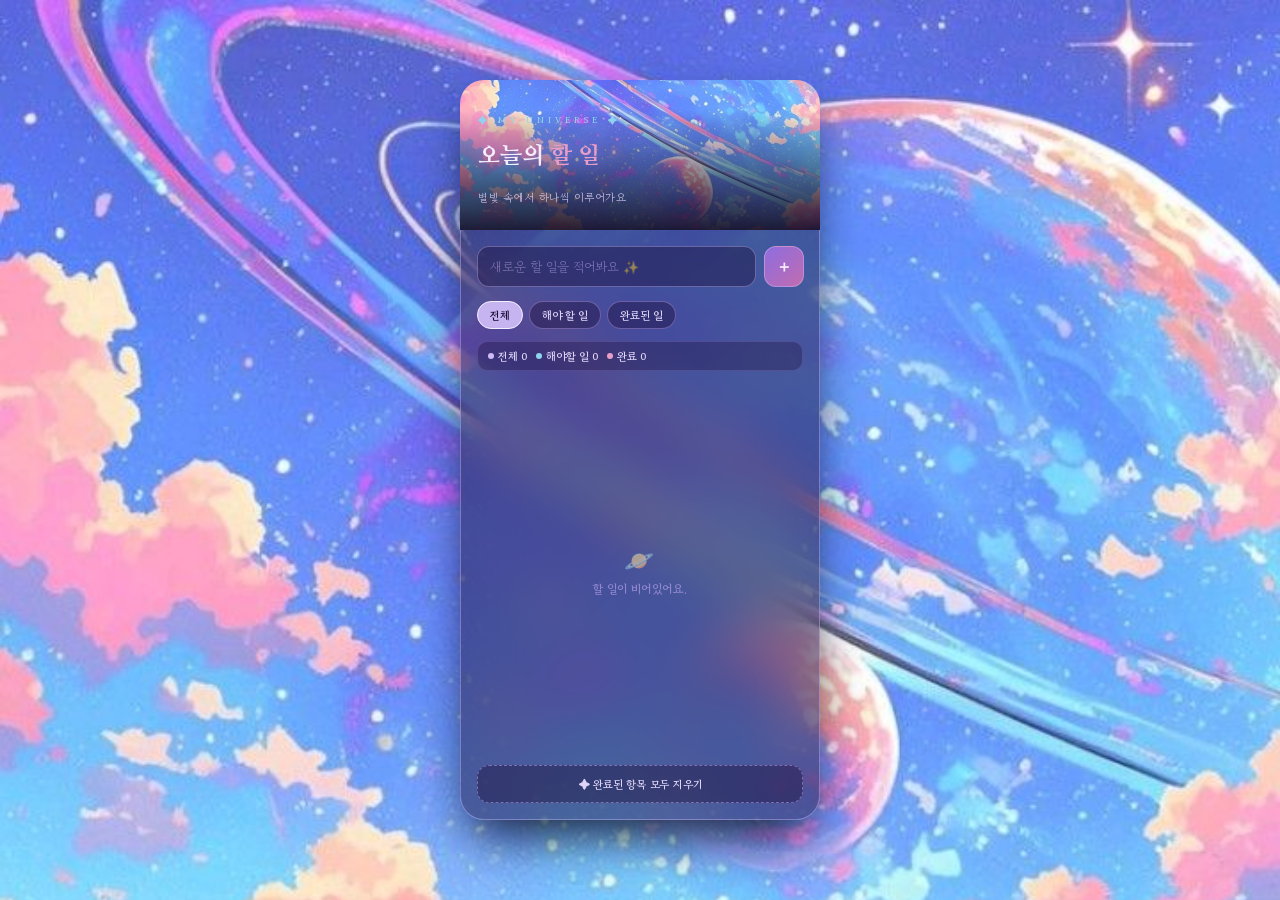
<file: Web_Practicum/TodoList(My Project)/index.html>
<!DOCTYPE html>
<html lang="ko">
<head>
<meta charset="UTF-8">
<meta name="viewport" content="width=device-width, initial-scale=1.0">
<title>✨ 몽환의 할 일 목록</title>
<link rel="icon" type="image/png" sizes="192x192" href="image/icon.png">
  <link rel="icon" type="image/png" sizes="512x512" href="image/icon.png">
  <link rel="shortcut icon" type="image/png" href="image/icon.png">
  <link rel="apple-touch-icon" sizes="180x180" href="image/icon.png">
<link href="https://fonts.googleapis.com/css2?family=Nanum+Myeongjo:wght@400;700;800&family=Gowun+Batang:wght@400;700&display=swap" rel="stylesheet">
<link rel="stylesheet" href="css/style.css">
</head>
<body>

<div class="bg-img"><img id="bgImg" src="image/신비로운 배경.jpg" alt="background"></div>
<div class="bg-overlay"></div>
<div class="stars" id="stars"></div>

<div class="main">
  <div class="photo-header">
    <img id="headerImg" src="image/신비로운 배경.jpg" alt="배경">
    <div class="photo-header-overlay">
      <span class="sub">✦ My Universe ✦</span>
      <h1>오늘의 <span>할 일</span></h1>
      <p class="desc">별빛 속에서 하나씩 이루어가요</p>
    </div>
  </div>

  <div class="card">
    <div class="add-row">
      <input type="text" class="add-input" id="addInput" placeholder="새로운 할 일을 적어봐요 ✨" maxlength="80">
      <button class="btn-add" id="addBtn" title="추가">＋</button>
    </div>
    <div class="filters" id="filters">
      <button class="filt active" data-f="all">전체</button>
      <button class="filt" data-f="todo">해야 할 일</button>
      <button class="filt" data-f="done">완료된 일</button>
    </div>
    <div class="stats" id="stats"></div>
    <ul class="todo-list" id="todoList"></ul>
    <button class="clear-btn" id="clearBtn">✦ 완료된 항목 모두 지우기</button>
  </div>
</div>

<script>
// ── 별빛 배경 생성 기능 ──
function createStars() {
  const container = document.getElementById('stars');
  if(!container) return;
  const count = 45;
  for(let i=0; i<count; i++){
    const star = document.createElement('div');
    star.className = 'star';
    const size = Math.random() * 2.5 + 1;
    star.style.width = size + 'px';
    star.style.height = size + 'px';
    star.style.left = Math.random() * 100 + '%';
    star.style.top = Math.random() * 100 + '%';
    star.style.setProperty('--d', (Math.random() * 3 + 2) + 's');
    star.style.setProperty('--dl', (Math.random() * 4) + 's');
    star.style.setProperty('--op', Math.random() * 0.6 + 0.4);
    container.appendChild(star);
  }
}
document.addEventListener('DOMContentLoaded', createStars);

// ── 할 일 목록 데이터 및 기능 로직 ──
let todos = [];
try {
  const saved = localStorage.getItem('dreamyTodos');
  if(saved) todos = JSON.parse(saved);
} catch(e) {
  todos = [];
}

let currentFilter = 'all';

const addInput = document.getElementById('addInput');
const addBtn = document.getElementById('addBtn');
const todoList = document.getElementById('todoList');
const filtersContainer = document.getElementById('filters');
const statsContainer = document.getElementById('stats');
const clearBtn = document.getElementById('clearBtn');

function save() {
  localStorage.setItem('dreamyTodos', JSON.stringify(todos));
  render();
}

function render() {
  todoList.innerHTML = '';
  let filtered = todos;
  if(currentFilter === 'todo') filtered = todos.filter(t => !t.done);
  if(currentFilter === 'done') filtered = todos.filter(t => t.done);

  const total = todos.length;
  const doneCount = todos.filter(t => t.done).length;
  const todoCount = total - doneCount;

  statsContainer.innerHTML = `
    <div class="stat"><span class="dot dt"></span>전체 ${total}</div>
    <div class="stat"><span class="dot dd"></span>해야할 일 ${todoCount}</div>
    <div class="stat"><span class="dot dl"></span>완료 ${doneCount}</div>
  `;

  if(filtered.length === 0) {
    let msg = "할 일이 비어있어요.";
    if(currentFilter === 'todo') msg = "해야 할 일을 모두 마쳤네요! ✨";
    if(currentFilter === 'done') msg = "완료된 항목이 없습니다.";
    todoList.innerHTML = `
      <li class="empty">
        <span class="eico">🪐</span>
        <div>${msg}</div>
      </li>
    `;
    return;
  }

  filtered.forEach(todo => {
    const li = document.createElement('li');
    li.className = 'todo-item' + (todo.done ? ' done' : '');

    const checkBtn = document.createElement('button');
    checkBtn.className = 'check-btn';
    checkBtn.innerHTML = todo.done ? '✓' : '';
    checkBtn.onclick = () => {
      todo.done = !todo.done;
      save();
    };

    const textWrap = document.createElement('div');
    textWrap.className = 'todo-text-wrap';

    const textSpan = document.createElement('span');
    textSpan.className = 'todo-text';
    textSpan.innerText = todo.text;

    const editInput = document.createElement('input');
    editInput.type = 'text';
    editInput.className = 'todo-edit-input';
    editInput.value = todo.text;
    editInput.maxlength = 80;

    textWrap.appendChild(textSpan);
    textWrap.appendChild(editInput);

    const acts = document.createElement('div');
    acts.className = 'item-acts';

    const editBtn = document.createElement('button');
    editBtn.className = 'act-btn edit-btn';
    editBtn.innerHTML = '✎';
    editBtn.title = '수정';

    const saveBtn = document.createElement('button');
    saveBtn.className = 'act-btn save-btn';
    saveBtn.innerHTML = '✓';
    saveBtn.title = '저장';
    saveBtn.style.display = 'none';

    const delBtn = document.createElement('button');
    delBtn.className = 'act-btn del-btn';
    delBtn.innerHTML = '✕';
    delBtn.title = '삭제';

    editBtn.onclick = () => {
      textSpan.style.display = 'none';
      editInput.style.display = 'block';
      editInput.focus();
      editBtn.style.display = 'none';
      saveBtn.style.display = 'inline-flex';
    };

    function doSave() {
      const val = editInput.value.trim();
      if(!val) return;
      todo.text = val;
      save();
    }

    saveBtn.onclick = doSave;
    editInput.onkeydown = (e) => {
      if(e.key === 'Enter') doSave();
      if(e.key === 'Escape') render();
    };

    delBtn.onclick = () => {
      li.style.animation = 'itemRemove 0.3s ease-in forwards';
      setTimeout(() => {
        todos = todos.filter(t => t.id !== todo.id);
        save();
      }, 300);
    };

    acts.appendChild(editBtn);
    acts.appendChild(saveBtn);
    acts.appendChild(delBtn);

    li.appendChild(checkBtn);
    li.appendChild(textWrap);
    li.appendChild(acts);
    todoList.appendChild(li);
  });
}

function addTodo() {
  const val = addInput.value.trim();
  if(!val) return;
  todos.push({
    id: Date.now() + Math.random().toString(36).substr(2, 5),
    text: val,
    done: false
  });
  addInput.value = '';
  save();
}

addBtn.onclick = addTodo;
addInput.onkeydown = (e) => { if(e.key === 'Enter') addTodo(); };

filtersContainer.onclick = (e) => {
  if(!e.target.classList.contains('filt')) return;
  document.querySelectorAll('.filt').forEach(b => b.classList.remove('active'));
  e.target.classList.add('active');
  currentFilter = e.target.getAttribute('data-f');
  render();
};

clearBtn.onclick = () => {
  todos = todos.filter(t => !t.done);
  save();
};

render();
</script>
</body>
</html>
</file>
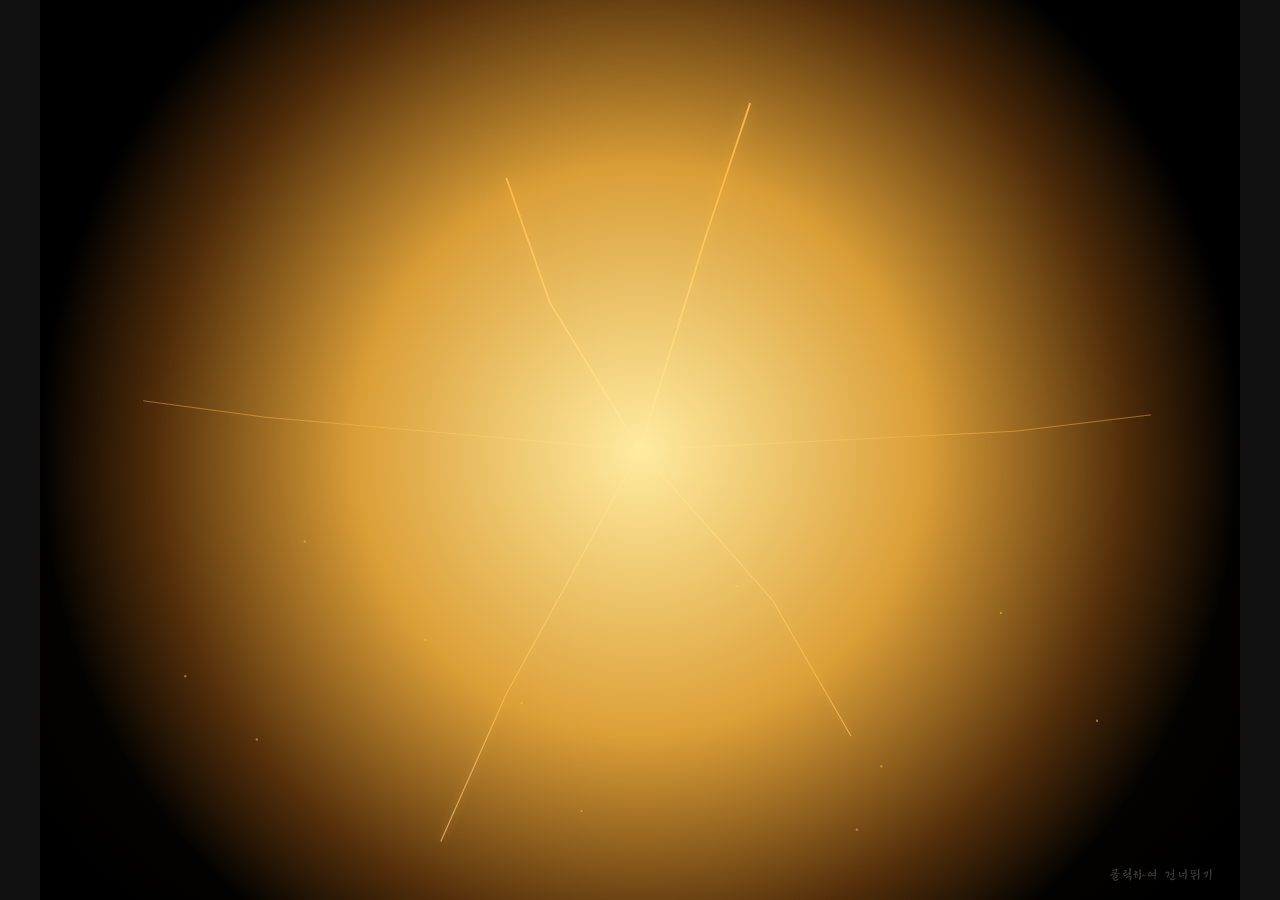
<file: Web_Practicum/escape-game/Escape_Hardcore/index.html>
<!DOCTYPE html>
<html lang="ko">
<head>
<meta charset="UTF-8">
<meta name="viewport" content="width=device-width, initial-scale=1.0">
<title>FRACTURE — 시간의 균열</title>
<link rel="stylesheet" href="fracture.css">
</head>
<body>

<div id="game-root">

<!-- ══ TITLE ══ -->
<div id="title-screen">
  <div class="title-scan"></div>
  <div class="title-glitch" data-text="FRACTURE">FRACTURE</div>
  <div class="title-sub">시간의 균열 · 탈출 어드벤처</div>
  <div class="title-story">
    알 수 없는 힘이 당신을 네 개의 차원에 가뒀다.<br>
    <em>고대 신전 → 우주 정거장 → 마법사 저택 → 탐정 사무소.</em><br>
    각 세계에 숨겨진 퍼즐을 풀고, 시간의 균열을 봉합하라.<br>
    탈출하지 않으면 모든 차원이 붕괴한다.
  </div>
  <div class="stage-list">
    <div class="stage-pip on">I · 신전</div>
    <div class="stage-pip on">II · 우주</div>
    <div class="stage-pip on">III · 저택</div>
    <div class="stage-pip on">IV · 사무소</div>
  </div>
  <!-- 난이도 선택 -->
  <div class="difficulty-selector">
    <div class="diff-label">난이도</div>
    <div class="diff-btns">
      <button class="diff-btn" data-diff="easy"   onclick="selectDifficulty('easy')">쉬움<span>힌트 5회</span></button>
      <button class="diff-btn active" data-diff="normal" onclick="selectDifficulty('normal')">보통<span>힌트 3회</span></button>
      <button class="diff-btn" data-diff="hard"   onclick="selectDifficulty('hard')">어려움<span>힌트 1회</span></button>
    </div>
  </div>
  <button class="title-start" onclick="Game.start()">[ 탈출 시작 ]</button>
  <button id="btn-continue" class="title-continue" onclick="Game.continueGame()" style="display:none">[ 이어하기 ]</button>
</div>

<!-- ══ GAME ══ -->
<div id="game-wrap">

  <!-- HUD -->
  <div id="hud">
    <div>
      <div class="hud-stage" id="hud-stage">STAGE I</div>
      <div class="hud-title" id="hud-title">고대 신전 — 봉인의 방</div>
    </div>
    <div class="hud-sep"></div>
    <div class="hud-progress" id="hud-progress"></div>
    <div class="hud-timer" id="hud-timer">00:00</div>
    <button id="hint-req-btn" onclick="HintRequest.use(Store.state.stage)">? 힌트 [3]</button>
  </div>

  <!-- SCENES -->
  <!-- TEMPLE -->
  <div id="scene-temple" class="scene active">
    <div class="room-3d" aria-hidden="true"><div class="r3d-l"></div><div class="r3d-r"></div><div class="r3d-f"></div><div class="r3d-c"></div></div>
    <!-- 거미줄 소품 -->
    <svg class="temple-cobweb" style="top:0;left:0" viewBox="0 0 90 70"><line x1="0" y1="0" x2="90" y2="70" stroke="#c8b090" stroke-width="1"/><line x1="0" y1="0" x2="50" y2="70" stroke="#c8b090" stroke-width="1"/><line x1="0" y1="0" x2="15" y2="70" stroke="#c8b090" stroke-width="1"/><path d="M6,16 Q45,10 82,22" fill="none" stroke="#c8b090" stroke-width="0.8"/><path d="M3,34 Q40,26 72,38" fill="none" stroke="#c8b090" stroke-width="0.8"/><path d="M1,52 Q32,42 60,56" fill="none" stroke="#c8b090" stroke-width="0.8"/></svg>
    <svg class="temple-cobweb" style="top:0;right:0;transform:scaleX(-1)" viewBox="0 0 90 70"><line x1="0" y1="0" x2="90" y2="70" stroke="#c8b090" stroke-width="1"/><line x1="0" y1="0" x2="50" y2="70" stroke="#c8b090" stroke-width="1"/><path d="M6,16 Q45,10 82,22" fill="none" stroke="#c8b090" stroke-width="0.8"/><path d="M3,34 Q40,26 72,38" fill="none" stroke="#c8b090" stroke-width="0.8"/></svg>
    <!-- Columns -->
    <div class="temple-column" style="left:8%; height:340px;"></div>
    <div class="temple-column" style="left:15%; height:280px;"></div>
    <div class="temple-column" style="right:8%; height:340px;"></div>
    <div class="temple-column" style="right:15%; height:280px;"></div>
    <div class="temple-floor"></div>
    <!-- 제단 발판 -->
    <div class="temple-step" style="width:160px;height:10px;bottom:70px;"></div>
    <div class="temple-step" style="width:130px;height:8px;bottom:78px;"></div>
    <!-- Torches -->
    <div class="temple-torch" style="left:22%">
      <div class="torch-flame"></div><div class="torch-body"></div>
    </div>
    <div class="temple-torch" style="right:22%">
      <div class="torch-flame"></div><div class="torch-body"></div>
    </div>
    <!-- 횃불 추가 -->
    <div class="temple-torch" style="left:35%">
      <div class="torch-flame"></div><div class="torch-body"></div>
    </div>
    <div class="temple-torch" style="right:35%">
      <div class="torch-flame"></div><div class="torch-body"></div>
    </div>
    <!-- 석상 좌우 -->
    <div class="temple-statue" style="left:28%">
      <div class="temple-statue-head"></div>
      <div class="temple-statue-body"></div>
      <div class="temple-statue-base"></div>
    </div>
    <div class="temple-statue" style="right:28%">
      <div class="temple-statue-head"></div>
      <div class="temple-statue-body"></div>
      <div class="temple-statue-base"></div>
    </div>
    <!-- 항아리 -->
    <div class="temple-urn" style="bottom:72px; left:38%; height:36px;"></div>
    <div class="temple-urn" style="bottom:72px; right:40%; height:28px;"></div>
    <div class="temple-urn" style="bottom:72px; left:25%; height:40px;"></div>
    <!-- 체인 장식 -->
    <div class="temple-chain" style="top:20px; left:10%;"></div>
    <div class="temple-chain" style="top:20px; right:10%;"></div>
    <!-- 바닥 균열 SVG -->
    <svg class="floor-crack" style="left:42%; width:80px;" viewBox="0 0 80 40" xmlns="http://www.w3.org/2000/svg" pointer-events="none">
      <path d="M20,0 L28,12 L18,18 L30,40" stroke="#5d4000" stroke-width="1.5" fill="none" opacity="0.5"/>
      <path d="M50,5 L44,20 L54,28 L48,40" stroke="#5d4000" stroke-width="1" fill="none" opacity="0.4"/>
    </svg>
    <!-- ★ 한자 해독 메모 — 석판 근처 벽에 붙어있는 낡은 메모 -->
    <div class="wall-note torn obj" id="obj-hanzi-note"
         style="bottom:155px; right:290px; transform:rotate(2.5deg); width:50px; height:58px;"
         title="낡은 메모 조사">
      <div class="note-fold-lines">
        <div class="note-fold"></div>
        <div class="note-fold"></div>
        <div class="note-fold"></div>
      </div>
      <div class="note-icon note-icon-pad">
        <div class="ni-line"></div>
        <div class="ni-line"></div>
        <div class="ni-line short"></div>
      </div>
    </div>
    <!-- ★ 간접 힌트: 바닥 석판 문자 — 숫자를 암호처럼 새겨둠 -->
    <div class="floor-inscription" id="obj-floor-stone" style="bottom:74px; left:calc(50% + 70px); color:#8b6000; font-size:0.7rem;"
         title="바닥 석판 조사">
      ☉ · ☽ · ∞ · 骨
    </div>
    <!-- ★ 간접 힌트: 벽 낡은 메모지 (탐험가의 노트) — 내용은 클릭 후 팝업 -->
    <div class="wall-note torn obj" id="obj-explorer-note" style="top:258px; left:240px; transform:rotate(-3deg); width:52px; height:60px;"
         title="낡은 메모 조사">
      <div class="note-fold-lines">
        <div class="note-fold"></div>
        <div class="note-fold"></div>
        <div class="note-fold"></div>
      </div>
      <div class="note-icon note-icon-scroll">
        <div class="ni-roll"></div>
        <div class="ni-body">
          <div class="ni-body-line"></div>
          <div class="ni-body-line"></div>
        </div>
        <div class="ni-roll"></div>
      </div>
    </div>
    <!-- Objects -->
    <div class="obj" id="obj-mural" title="벽화 조사">
      <div class="mural-inner">
        <div class="mural-glyph" id="mural-g0"></div>
        <div class="mural-glyph" id="mural-g1"></div>
        <div class="mural-glyph" id="mural-g2"></div>
        <div class="mural-glyph" id="mural-g3"></div>
      </div>
      <div class="mural-label">고대 벽화</div>
    </div>
    <div class="obj" id="obj-skull" title="해골 조사">
      <div class="css-skull">
        <div class="sk-head">
          <div class="sk-eye-l"></div>
          <div class="sk-eye-r"></div>
          <div class="sk-nose"></div>
        </div>
        <div class="sk-jaw">
          <div class="sk-teeth">
            <div class="sk-tooth"></div>
            <div class="sk-tooth"></div>
            <div class="sk-tooth"></div>
            <div class="sk-tooth"></div>
          </div>
        </div>
      </div>
    </div>
    <div class="obj" id="obj-pedestal" title="제단 조사">
      <div class="pedestal-top">
        <div class="dial-mini">0</div><div class="dial-mini">0</div>
        <div class="dial-mini">0</div><div class="dial-mini">0</div>
      </div>
      <div class="pedestal-body"></div>
    </div>
    <div class="obj" id="obj-door-temple" title="돌문 조사">
      <div class="door-arch"></div>
      <div class="door-frame"></div>
      <div class="door-gear-slot">
        <svg width="18" height="18" viewBox="0 0 22 22" xmlns="http://www.w3.org/2000/svg">
          <path d="M9.1,1 L12.9,1 L13.5,3.6 C14.4,3.9 15.2,4.4 15.9,5.0 L18.4,4.1 L21.0,6.9 L19.4,9.0 C19.6,9.6 19.7,10.3 19.7,11 C19.7,11.7 19.6,12.4 19.4,13.0 L21.0,15.1 L18.4,17.9 L15.9,17.0 C15.2,17.6 14.4,18.1 13.5,18.4 L12.9,21 L9.1,21 L8.5,18.4 C7.6,18.1 6.8,17.6 6.1,17.0 L3.6,17.9 L1.0,15.1 L2.6,13.0 C2.4,12.4 2.3,11.7 2.3,11 C2.3,10.3 2.4,9.6 2.6,9.0 L1.0,6.9 L3.6,4.1 L6.1,5.0 C6.8,4.4 7.6,3.9 8.5,3.6 Z M11,7.5 A3.5,3.5 0 1 0 11,14.5 A3.5,3.5 0 0 0 11,7.5 Z" fill="#7a5818" opacity="0.7"/>
        </svg>
      </div>
    </div>
    <!-- ★ 스토리: 돌 비석 -->
    <div class="obj" id="obj-stone-tablet" title="돌 비석 조사">
      <div class="tablet-face">
        <div class="tablet-carving">
          <div class="tablet-carving-line"></div>
          <div class="tablet-carving-line" style="width:70%;margin:0 auto;"></div>
          <div class="tablet-carving-line"></div>
          <div class="tablet-carving-line" style="width:55%;margin:0 auto;"></div>
          <div class="tablet-carving-line"></div>
        </div>
      </div>
    </div>
  </div>

  <!-- SPACE -->
  <div id="scene-space" class="scene">
    <div class="room-3d" aria-hidden="true"><div class="r3d-l"></div><div class="r3d-r"></div><div class="r3d-f"></div><div class="r3d-c"></div></div>
    <div class="metal-grid"></div>
    <div id="space-stars"></div>
    <div class="space-floor"></div>
    <div class="space-grid"></div>
    <!-- 배관 파이프 -->
    <div class="space-pipe" style="position:absolute;top:60px;left:0;right:0;height:8px;"></div>
    <div class="space-pipe" style="position:absolute;top:120px;left:0;width:30%;height:6px;"></div>
    <div class="space-pipe-v" style="position:absolute;top:60px;left:30%;width:6px;height:60px;"></div>
    <div class="space-pipe" style="position:absolute;bottom:160px;right:0;width:25%;height:8px;"></div>
    <!-- 경고 패널 (소품) -->
    <div class="warning-panel" style="position:absolute;top:70px;left:40px;width:60px;height:30px;">
      <div class="warning-stripe"></div>
    </div>
    <div class="warning-panel" style="position:absolute;top:70px;right:180px;width:40px;height:24px;">
      <div class="warning-stripe"></div>
    </div>
    <!-- 산소통 — 사물함 오른쪽 -->
    <div class="oxygen-tank" style="position:absolute;bottom:102px;left:148px;"></div>
    <div class="oxygen-tank" style="position:absolute;bottom:102px;left:174px;height:40px;"></div>
    <!-- 케이블 묶음 -->
    <div class="cable-bundle" style="position:absolute;top:68px;left:0;width:60%;"></div>
    <div class="cable-bundle" style="position:absolute;top:130px;right:0;width:40%;background:repeating-linear-gradient(90deg,rgba(183,28,28,0.3) 0,rgba(183,28,28,0.3) 4px,#001820 4px,#001820 8px);"></div>
    <!-- 서브 모니터 — 에어록 왼쪽 -->
    <div class="sub-monitor" style="position:absolute;bottom:102px;right:180px;width:70px;height:50px;">
      <div class="sub-monitor-screen">HULL: 34%<br>ATM: FAIL<br>PWR: ERR</div>
    </div>
    <!-- 의자 — 콘솔 오른쪽 -->
    <div class="space-chair" style="left:calc(50% + 120px)">
      <div class="space-chair-back"></div>
      <div class="space-chair-seat"></div>
      <div style="display:flex;justify-content:space-between;width:44px;">
        <span class="space-chair-leg"></span>
        <span class="space-chair-leg"></span>
      </div>
    </div>
    <!-- ★ 간접 힌트: 벽 스티커 메모 — 내용은 클릭 후 팝업 -->
    <div class="space-sticker obj" id="obj-wall-sticker" style="top:242px;left:38%;transform:rotate(-2deg);width:44px;height:48px;"
         title="스티커 메모 조사">
      <div class="sticker-lines">
        <div class="sticker-line"></div>
        <div class="sticker-line"></div>
        <div class="sticker-line short"></div>
      </div>
    </div>
    <!-- ★ 간접 힌트: 바닥 스티커 메모 2 — 내용은 클릭 후 팝업 -->
    <div class="space-sticker obj" id="obj-floor-sticker" style="bottom:295px;right:255px;transform:rotate(3deg);width:40px;height:44px;"
         title="바닥 메모 조사">
      <div class="sticker-lines">
        <div class="sticker-line"></div>
        <div class="sticker-line short"></div>
        <div class="sticker-line"></div>
      </div>
    </div>
    <div class="obj" id="obj-sparks" title="파손된 패널">
      <div class="css-sparks">
        <svg class="spark-bolt" viewBox="0 0 34 52" xmlns="http://www.w3.org/2000/svg">
          <polygon points="21,0 34,0 16,28 26,28 13,52 0,52 18,26 8,26" fill="#ffb300" filter="url(#sg)"/>
          <defs><filter id="sg"><feGaussianBlur stdDeviation="1.2" result="b"/><feMerge><feMergeNode in="b"/><feMergeNode in="SourceGraphic"/></feMerge></filter></defs>
        </svg>
        <div class="spark-dot"></div>
        <div class="spark-dot"></div>
        <div class="spark-dot"></div>
        <div class="spark-dot"></div>
      </div>
    </div>
    <div class="obj" id="obj-locker" title="비상 사물함">
      <div class="locker-body">
        <div class="locker-label">LOCKER<br>E-09</div>
        <div class="locker-handle"></div>
        <div class="locker-vent">
          <div class="locker-vent-line"></div>
          <div class="locker-vent-line"></div>
          <div class="locker-vent-line"></div>
        </div>
      </div>
    </div>
    <div class="obj" id="obj-console" title="메인 콘솔">
      <div class="console-body">
        <div class="console-screen">
          <div class="console-scan-line"></div>
          <div class="console-text">ERR::BREACH</div>
        </div>
        <div class="console-buttons">
          <div class="console-btn blink"></div>
          <div class="console-btn"></div>
          <div class="console-btn blink"></div>
        </div>
      </div>
    </div>
    <div class="obj" id="obj-airlock" title="에어록">
      <div class="airlock-outer">
        <div class="airlock-light" id="airlock-light"></div>
        <div class="airlock-inner">
          <div class="airlock-wheel"></div>
        </div>
      </div>
    </div>
    <!-- ★ 스토리: 데이터패드 -->
    <div class="obj" id="obj-datapad" title="데이터패드 조사">
      <div class="datapad-body">
        <div class="datapad-screen">
          <div class="datapad-glow"></div>
          <div class="datapad-text">LOG<br>8%</div>
        </div>
        <div class="datapad-btn-row">
          <div class="datapad-btn"></div>
          <div class="datapad-btn"></div>
        </div>
      </div>
    </div>
    <!-- 압력 게이지 소품 -->
    <div class="space-gauge" style="position:absolute;top:92px;right:200px;width:38px;height:38px;">
      <div class="gauge-ring">
        <div class="gauge-needle"></div>
        <div class="gauge-label">ATM</div>
      </div>
    </div>
  </div>

  <!-- MANSION -->
  <div id="scene-mansion" class="scene">
    <div class="room-3d" aria-hidden="true"><div class="r3d-l"></div><div class="r3d-r"></div><div class="r3d-f"></div><div class="r3d-c"></div></div>
    <div class="mansion-pattern"></div>
    <!-- 양초 소품 -->
    <div class="mansion-candle-extra" style="position:absolute;bottom:120px;left:29%"><div class="flame"></div><div class="wax"></div></div>
    <div class="mansion-candle-extra" style="position:absolute;bottom:120px;left:33%"><div class="flame"></div><div class="wax" style="height:28px"></div></div>
    <div class="mansion-candle-extra" style="position:absolute;bottom:120px;left:37%"><div class="flame"></div><div class="wax"></div></div>
    <div class="mansion-candle-extra" style="position:absolute;bottom:120px;left:42%"><div class="flame"></div><div class="wax" style="height:32px"></div></div>
    <div class="mansion-wall-pattern"></div>
    <div class="mansion-floor"></div>
    <!-- 카펫 -->
    <div class="mansion-rug" style="width:300px;"></div>
    <!-- 책장 -->
    <div class="bookshelf" style="left:5%;width:70px;height:160px;">
      <div class="shelf-row" style="height:30px;">
        <div class="shelf-book" style="width:8px;height:24px;--c:#2a0a44;"></div>
        <div class="shelf-book" style="width:6px;height:20px;--c:#1a0630;"></div>
        <div class="shelf-book" style="width:10px;height:26px;--c:#3a0a60;"></div>
        <div class="shelf-book" style="width:7px;height:22px;--c:#0d0420;"></div>
        <div class="shelf-book" style="width:9px;height:25px;--c:#2a0050;"></div>
      </div>
      <div class="shelf-row" style="height:30px;">
        <div class="shelf-book" style="width:11px;height:26px;--c:#1a0630;"></div>
        <div class="shelf-book" style="width:7px;height:20px;--c:#3a1060;"></div>
        <div class="shelf-book" style="width:8px;height:24px;--c:#200840;"></div>
        <div class="shelf-book" style="width:6px;height:18px;--c:#2a0a44;"></div>
      </div>
      <div class="shelf-row" style="height:30px;">
        <div class="shelf-book" style="width:9px;height:22px;--c:#3a0a60;"></div>
        <div class="shelf-book" style="width:8px;height:26px;--c:#1a0630;"></div>
        <div class="shelf-book" style="width:7px;height:20px;--c:#0d0420;"></div>
      </div>
    </div>
    <!-- 괘종시계 -->
    <div class="grandfather-clock" style="right:22%;">
      <div class="clock-top"></div>
      <div class="clock-body">
        <div class="clock-face">
          <div class="clock-hand" id="clock-minute" style="height:9px;transform:rotate(120deg);"></div>
          <div class="clock-hand" id="clock-hour" style="height:6px;transform:rotate(60deg);"></div>
        </div>
      </div>
      <div class="clock-base"></div>
    </div>
    <!-- 포션 병들 (책장 위) -->
    <div class="potion-bottle" style="position:absolute;bottom:290px;left:5.5%;background:rgba(80,20,160,0.4);"></div>
    <div class="potion-bottle" style="position:absolute;bottom:290px;left:7.5%;background:rgba(0,160,80,0.4);height:22px;"></div>
    <div class="potion-bottle" style="position:absolute;bottom:290px;left:9.5%;background:rgba(180,60,0,0.4);height:18px;"></div>
    <!-- ★ 간접 힌트: 두루마리 (클릭하면 암호 힌트) -->
    <div class="scroll-prop" id="obj-scroll" style="bottom:200px;right:260px;" title="두루마리 조사"></div>
    <!-- Objects -->
    <div class="obj" id="obj-mirror" title="마법 거울">
      <div class="mirror-frame">
        <div class="mirror-glow"></div>
        <div class="mirror-runes">ᚱᚢᚾ</div>
      </div>
    </div>
    <div class="obj" id="obj-spellbook" title="마법서">
      <div class="book-body">
        <div class="book-spine"></div>
        <div class="book-clasp"></div>
        <div class="book-rune">
          <div class="rune-symbol">☽</div>
          <div class="rune-lines">
            <div class="rune-line"></div>
            <div class="rune-line"></div>
            <div class="rune-line"></div>
          </div>
        </div>
      </div>
    </div>
    <div class="obj" id="obj-ritual-table" title="제단 테이블">
      <div class="ritual-table-top"></div>
      <div class="ritual-table-leg" style="left:10px"></div>
      <div class="ritual-table-leg" style="right:10px"></div>
      <div class="ritual-candle" style="left:20px"></div>
      <div class="ritual-candle" style="left:55px"></div>
      <div class="ritual-candle" style="right:12px"></div>
    </div>
    <div class="obj" id="obj-crystals" title="수정 군집">
      <div class="crystal crystal-1"><div class="crystal-gem"></div></div>
      <div class="crystal crystal-2"><div class="crystal-gem"></div></div>
      <div class="crystal crystal-3"><div class="crystal-gem"></div></div>
    </div>
    <div class="obj" id="obj-secret-door" title="비밀 문">
      <div class="sdoor-frame">
        <div class="sdoor-crack"></div>
        <div class="sdoor-rune">⚝</div>
      </div>
    </div>
    <!-- ★ 스토리: 초상화 -->
    <div class="obj" id="obj-portrait" title="초상화 조사">
      <div class="portrait-frame">
        <div class="portrait-figure">
          <div class="portrait-head"></div>
          <div class="portrait-body-shape"></div>
        </div>
        <div class="portrait-plaque"><span>Dr. K</span></div>
      </div>
    </div>
    <!-- 창문 소품 -->
    <div class="mansion-window" style="position:absolute;top:50px;right:180px;width:50px;height:70px;">
      <div class="window-frame">
        <div class="window-moon"></div>
        <div class="window-cross-h"></div>
        <div class="window-cross-v"></div>
      </div>
    </div>
  </div>

  <!-- DETECTIVE -->
  <div id="scene-detective" class="scene">
    <div class="room-3d" aria-hidden="true"><div class="r3d-l"></div><div class="r3d-r"></div><div class="r3d-f"></div><div class="r3d-c"></div></div>
    <div class="wood-panel"></div>
    <div class="det-wallpaper"></div>
    <div class="det-floor"></div>
    <div class="det-lamp-glow"></div>
    <!-- 책상 -->
    <div class="det-desk" style="left:calc(50% - 80px);">
      <div class="det-desk-top" style="width:160px;height:14px;position:relative;">
        <span class="det-desk-leg" style="left:8px;"></span>
        <span class="det-desk-leg" style="right:8px;"></span>
      </div>
    </div>
    <!-- 파일 캐비닛 -->
    <div class="file-cabinet" style="left:8%;width:50px;height:100px;">
      <div class="cabinet-drawer" style="height:32px;"><div class="cabinet-handle"></div></div>
      <div class="cabinet-drawer" style="height:32px;"><div class="cabinet-handle"></div></div>
      <div class="cabinet-drawer" style="height:32px;"><div class="cabinet-handle"></div></div>
    </div>
    <!-- 아코디언 파일 -->
    <div class="accordion-file" style="position:absolute;left:12%;bottom:100px;height:70px;"></div>
    <!-- 의자 -->
    <div class="det-chair" style="right:30%;">
      <div class="det-chair-back"></div>
      <div class="det-chair-seat"></div>
      <div style="display:flex;justify-content:space-between;width:44px;">
        <span class="det-chair-leg"></span>
        <span class="det-chair-leg"></span>
      </div>
    </div>
    <!-- 서류더미 소품 -->
    <div class="paper-stack" style="position:absolute;bottom:114px;left:calc(50% + 30px);">
      <div class="paper-sheet" style="width:44px;height:3px;top:0;left:2px;"></div>
      <div class="paper-sheet" style="width:44px;height:3px;top:3px;left:0;"></div>
      <div class="paper-sheet" style="width:44px;height:3px;top:6px;left:3px;"></div>
    </div>
    <!-- 커피잔 -->
    <div class="coffee-mug" style="position:absolute;bottom:114px;left:calc(50% - 60px);"></div>
    <!-- ★ 간접 힌트: 신문지 — 내용은 클릭 후 팝업 -->
    <div class="newspaper obj" id="obj-newspaper" style="bottom:114px;left:calc(50% - 20px);transform:rotate(-2deg);width:60px;height:72px;"
         title="신문 조사">
      <div class="newspaper-title" style="font-size:0.5rem;border-bottom:1px solid #888;margin-bottom:4px;letter-spacing:1px;">DAILY CIPHER</div>
      <div class="newspaper-lines">
        <div class="np-line"></div>
        <div class="np-line short"></div>
        <div class="np-line"></div>
        <div class="np-line short"></div>
      </div>
    </div>
    <!-- ★ 간접 힌트: 탐문 메모 — 내용은 클릭 후 팝업 -->
    <div class="det-note obj" id="obj-floor-note" style="bottom:105px;left:620px;width:56px;height:60px;transform:rotate(1.5deg);"
         title="메모 조사">
      <div class="note-fold-lines">
        <div class="note-fold" style="background:#a08060;"></div>
        <div class="note-fold" style="background:#a08060;width:60%;"></div>
        <div class="note-fold" style="background:#a08060;"></div>
      </div>
    </div>
    <div class="obj" id="obj-corkboard" title="수사 게시판">
      <div class="corkboard-bg" id="corkboard-inner"></div>
    </div>
    <div class="obj" id="obj-typewriter" title="타자기">
      <div class="typewriter-paper"></div>
      <div class="typewriter-body">
        <div class="typewriter-keys" id="typewriter-keys"></div>
      </div>
    </div>
    <div class="obj" id="obj-phone" title="전화기">
      <div class="phone-body">
        <div class="phone-receiver"></div>
        <div class="phone-dial"></div>
      </div>
    </div>
    <div class="obj" id="obj-safe" title="금고">
      <div class="safe-body">
        <div class="safe-dial-ring">
          <div class="safe-dial-notch"></div>
        </div>
      </div>
    </div>
    <!-- ★ 스토리: 수사 파일 -->
    <div class="obj" id="obj-case-file" title="수사 파일 조사">
      <div class="case-file-body">
        <div class="case-file-tab"></div>
        <div class="case-file-label"><span>CASE #F-2024</span></div>
        <div class="case-file-lines">
          <div class="case-file-line"></div>
          <div class="case-file-line"></div>
          <div class="case-file-line"></div>
        </div>
        <div class="case-file-stamp">미제</div>
      </div>
    </div>
    <!-- 코트 걸이 소품 -->
    <div class="det-coat-rack" style="position:absolute;bottom:100px;right:4%;width:22px;height:120px;">
      <div class="coat-rack-pole" style="top:22px;bottom:0;"></div>
      <div class="coat-rack-hat">
        <div class="hat-crown"><div class="hat-band"></div></div>
        <div class="hat-brim"></div>
      </div>
    </div>
  </div>

  <!-- 메모 팝업 오버레이 -->
  <div id="note-popup-overlay" onclick="NotePopup.close()">
    <div id="note-popup-box" onclick="event.stopPropagation()">
      <button id="note-popup-close" onclick="NotePopup.close()">✕</button>
      <div id="note-popup-title"></div>
      <div id="note-popup-body"></div>
    </div>
  </div>

  <!-- LOG -->
  <div id="log-overlay"></div>
  <!-- 힌트 요청 토스트 -->
  <div id="hint-toast"></div>
  <!-- 씬 전환 오버레이 -->
  <div id="transition-overlay" class="transition-overlay"></div>

  <!-- HINT JOURNAL PANEL -->
  <div id="hint-panel">
    <div id="hint-panel-header">
      <div class="hint-panel-title">📓 단서 일지</div>
      <button id="hint-panel-close" onclick="HintJournal.toggle()">✕</button>
    </div>
    <div id="hint-entries"></div>
  </div>
  <div id="hint-toggle" onclick="HintJournal.toggle()">
    <div id="hint-count">0</div>
    <div id="hint-toggle-label">단서</div>
  </div>

  <!-- INVENTORY -->
  <div id="inv-bar">
    <div class="inv-label">인벤토리</div>
    <div id="inv-slots"></div>
  </div>

  <!-- ── MODALS ── -->

  <!-- Dial -->
  <div class="modal-overlay" id="modal-dial">
    <button class="modal-close" onclick="Game.closeModal('modal-dial')">[ ESC ]</button>
    <div>
      <div class="modal-title">제단의 봉인 다이얼</div>
      <div class="dial-container">
        <div class="dial-row" id="dial-row"></div>
        <div class="dial-hint" id="dial-hint">벽화의 상형문자를 해독하라. 벽화와 해골의 숫자를 순서대로 입력하라.</div>
        <button class="dial-submit" onclick="Game.checkDial()">[ 봉인 해제 시도 ]</button>
      </div>
    </div>
  </div>

  <!-- Wire -->
  <div class="modal-overlay" id="modal-wire">
    <button class="modal-close" onclick="Game.closeModal('modal-wire')">[ ESC ]</button>
    <div>
      <div class="modal-title">배선 복구 퍼즐</div>
      <div class="wire-container">
        <div class="wire-desc">비상 사물함의 전자 잠금 장치가 손상됐다. 왼쪽 포트를 오른쪽 올바른 출력에 연결하라. 포트 번호와 출력 레이블의 규칙을 찾아야 한다.</div>
        <div class="wire-board" id="wire-board">
          <svg class="wire-svg" id="wire-svg"></svg>
          <div class="wire-col" id="wire-left"></div>
          <div style="flex:1"></div>
          <div class="wire-col" id="wire-right"></div>
        </div>
        <div class="wire-key">힌트: 각 포트 번호에 3을 더하면 출력 레이블이 된다.</div>
        <div class="wire-status" id="wire-status"></div>
      </div>
    </div>
  </div>

  <!-- Terminal -->
  <div class="modal-overlay" id="modal-term">
    <button class="modal-close" onclick="Game.closeModal('modal-term')">[ ESC ]</button>
    <div id="terminal-ui">
      <div class="term-header">
        <div class="term-dot red"></div>
        <div class="term-dot amber"></div>
        <div class="term-dot green"></div>
        <div class="term-sys">SYS-OS v9.4.1 // BREACH PROTOCOL ACTIVE</div>
      </div>
      <div id="term-output"></div>
      <div class="term-input-row">
        <div class="term-prompt">root@fracture-IV:~$</div>
        <input type="text" id="term-input" autocomplete="off" spellcheck="false">
      </div>
    </div>
  </div>

  <!-- Cipher (mansion) -->
  <div class="modal-overlay" id="modal-cipher">
    <button class="modal-close" onclick="Game.closeModal('modal-cipher')">[ ESC ]</button>
    <div>
      <div class="modal-title">룬 문자 해독 — 마법서</div>
      <div class="cipher-container">
        <div class="cipher-grid" id="cipher-grid"></div>
        <div class="cipher-clue" id="cipher-clue"></div>
        <div class="cipher-input-row" style="margin-top:14px">
          <input class="cipher-input" id="cipher-input" maxlength="5" placeholder="_ _ _ _ _">
          <button class="cipher-submit" onclick="Game.checkCipher()">해독</button>
        </div>
        <div class="wire-status" id="cipher-status" style="margin-top:8px"></div>
      </div>
    </div>
  </div>

  <!-- Stage clear -->
  <div class="modal-overlay" id="modal-clear">
    <div class="clear-content">
      <div class="clear-icon" id="clear-icon">🔓</div>
      <div class="clear-title" id="clear-title">봉인 해제</div>
      <div class="clear-story" id="clear-story"></div>
      <button class="clear-next" id="clear-next-btn" onclick="Game.nextStage()">다음 차원 →</button>
    </div>
  </div>

  <!-- Ending -->
  <div class="modal-overlay" id="modal-ending">
    <div class="ending-content">
      <div class="ending-ascii">
 ███████╗██████╗  █████╗  ██████╗████████╗██╗   ██╗██████╗ ███████╗
 ██╔════╝██╔══██╗██╔══██╗██╔════╝╚══██╔══╝██║   ██║██╔══██╗██╔════╝
 █████╗  ██████╔╝███████║██║        ██║   ██║   ██║██████╔╝█████╗
 ██╔══╝  ██╔══██╗██╔══██║██║        ██║   ██║   ██║██╔══██╗██╔══╝
 ██║     ██║  ██║██║  ██║╚██████╗   ██║   ╚██████╔╝██║  ██║███████╗
 ╚═╝     ╚═╝  ╚═╝╚═╝  ╚═╝ ╚═════╝   ╚═╝    ╚═════╝ ╚═╝  ╚═╝╚══════╝</div>
      <div class="ending-title">시간의 균열, 봉합 완료</div>
      <div class="ending-story">
        고대의 지혜, 우주의 논리, 마법의 암호, 탐정의 추리—<br>
        당신은 네 차원의 봉인을 모두 해제했다.<br>
        균열이 닫히고, 시간이 제자리를 찾았다.<br>
        당신은 자유다.
      </div>
      <div style="font-size: 0.845rem; letter-spacing:2px; color:#333; margin-bottom:8px;" id="end-time-display"></div>
      <div id="end-grade-display"></div>
      <div id="end-stage-times"></div>
      <button class="ending-restart" onclick="SaveSystem.clear(); location.reload()">[ 다시 시작 ]</button>
    </div>
  </div>

</div><!-- #game-wrap -->

<!-- ══ 오답 패널티 오버레이 ══ -->
<div id="penalty-flash"></div>
<div id="penalty-indicator"></div>

<!-- ══════════════════════════════════════════
     INTRO CINEMATIC
══════════════════════════════════════════ -->
<div id="intro-cinematic" onclick="Cinematic.skipIntro()">
  <div class="ic-glow"></div>
  <div class="ic-particles" id="ic-particles"></div>
  <svg class="ic-cracks" viewBox="0 0 1024 768" xmlns="http://www.w3.org/2000/svg">
    <path class="ic-cl cl1" d="M512,384 L435,258 L398,152 M512,384 L568,202 L606,88"/>
    <path class="ic-cl cl2" d="M512,384 L625,512 L692,628 M512,384 L398,592 L342,718"/>
    <path class="ic-cl cl3" d="M512,384 L192,356 L88,342 M512,384 L832,368 L948,354"/>
  </svg>
  <div class="ic-flood"></div>
  <div class="ic-text ic-t1">... 어디에 있는 거지?</div>
  <div class="ic-text ic-t2">아무것도 보이지 않는다.</div>
  <div class="ic-text ic-t3">시간의 균열이 — 나를 삼켰다.</div>
  <div class="ic-skip">클릭하여 건너뛰기</div>
</div>

<!-- ══════════════════════════════════════════
     OUTRO CINEMATIC
══════════════════════════════════════════ -->
<div id="outro-cinematic" onclick="Cinematic.skipOutro()">
  <div class="oc-crack-wrap">
    <div class="oc-crack"></div>
    <div class="oc-glow"></div>
  </div>
  <div class="oc-flood"></div>
  <div class="oc-text oc-t1">균열이 봉합되고 있다 ...</div>
  <div class="oc-text oc-t2">탈출했다.</div>
  <div class="ic-skip">클릭하여 건너뛰기</div>
</div>

</div><!-- #game-root -->

<script src="fracture-systems.js"></script>
<script src="fracture.js"></script>
<script>
/* 화면 크기에 맞게 1024×768 게임 창을 비율 유지하며 스케일 */
(function scaleGame() {
  function fit() {
    const root = document.getElementById('game-root');
    const scaleX = window.innerWidth  / 1024;
    const scaleY = window.innerHeight / 768;
    const scale  = Math.min(scaleX, scaleY);
    root.style.transform       = `scale(${scale})`;
    root.style.transformOrigin = '50% 50%';
  }
  fit();
  window.addEventListener('resize', fit);
})();
</script>
</body>
</html>
</file>
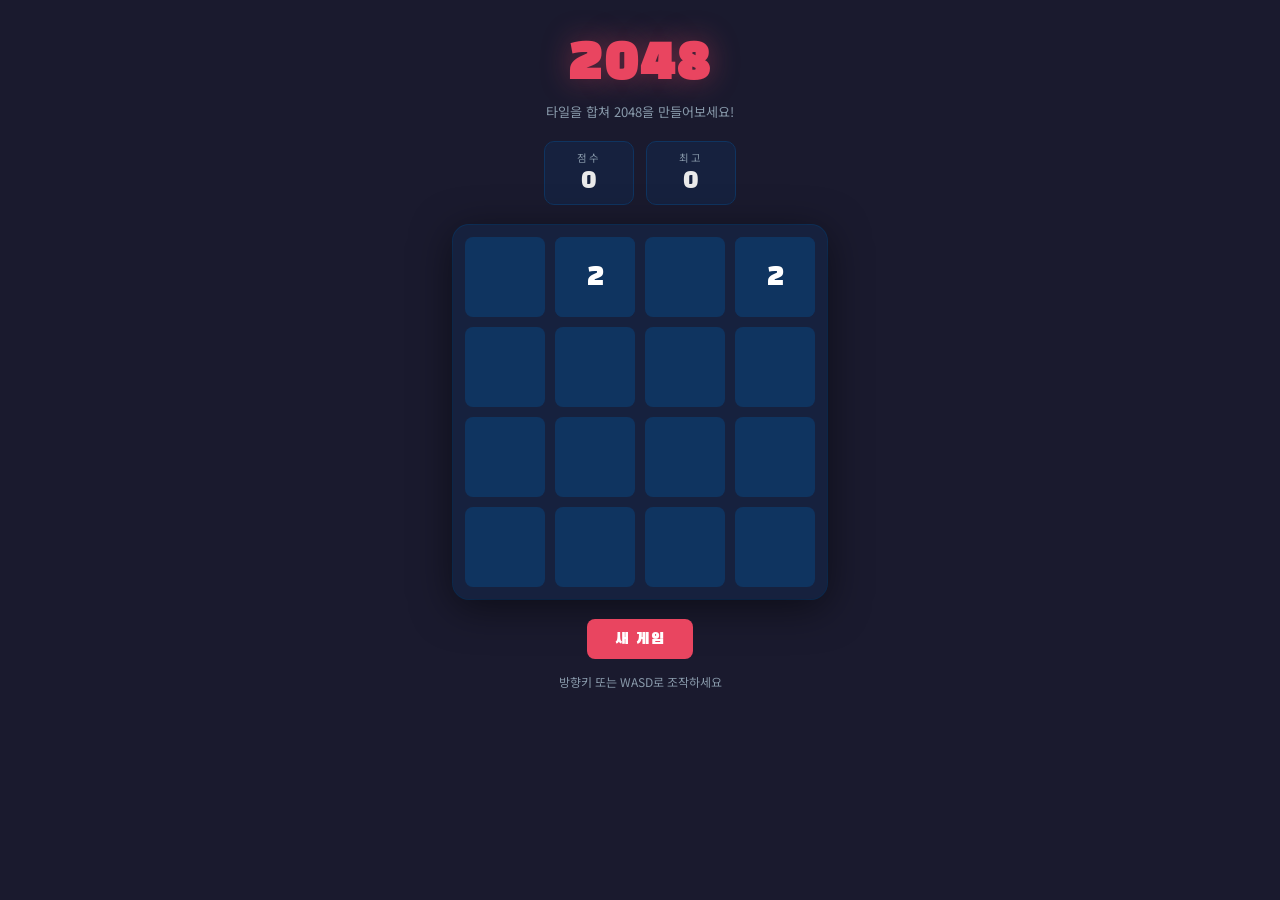
<file: Web_Practicum/MiniGames/2048_Game.html>
<!DOCTYPE html>
<html lang="ko">
<head>
<meta charset="UTF-8">
<meta name="viewport" content="width=device-width, initial-scale=1.0">
<title>2048</title>
<link href="https://fonts.googleapis.com/css2?family=Black+Han+Sans&family=Noto+Sans+KR:wght@400;700&display=swap" rel="stylesheet">
<style>
  *, *::before, *::after { box-sizing: border-box; margin: 0; padding: 0; }

  :root {
    --bg: #1a1a2e;
    --grid-bg: #16213e;
    --cell-empty: #0f3460;
    --accent: #e94560;
    --text-light: #eaeaea;
    --text-dim: #8899aa;
  }

  body {
    background: var(--bg);
    font-family: 'Noto Sans KR', sans-serif;
    min-height: 100vh;
    display: flex;
    flex-direction: column;
    align-items: center;
    justify-content: flex-start;
    padding: 28px 16px 48px;
    color: var(--text-light);
  }

  h1 {
    font-family: 'Black Han Sans', sans-serif;
    font-size: 3.5rem;
    color: var(--accent);
    letter-spacing: 2px;
    margin-bottom: 4px;
    text-shadow: 0 0 30px rgba(233,69,96,0.4);
  }

  .tagline { color: var(--text-dim); font-size: 0.82rem; margin-bottom: 20px; }

  .hud {
    display: flex;
    gap: 12px;
    margin-bottom: 20px;
  }

  .score-box {
    background: var(--grid-bg);
    border: 1px solid #0f3460;
    border-radius: 10px;
    padding: 8px 20px;
    text-align: center;
    min-width: 90px;
  }
  .score-label { font-size: 0.65rem; text-transform: uppercase; letter-spacing: 2px; color: var(--text-dim); }
  .score-value { font-family: 'Black Han Sans', sans-serif; font-size: 1.6rem; color: var(--text-light); }

  .board-wrap {
    background: var(--grid-bg);
    border-radius: 16px;
    padding: 12px;
    box-shadow: 0 8px 40px rgba(0,0,0,0.5), 0 0 0 1px #0f3460;
  }

  .grid {
    display: grid;
    grid-template-columns: repeat(4, 80px);
    grid-template-rows: repeat(4, 80px);
    gap: 10px;
    position: relative;
  }

  .cell {
    background: var(--cell-empty);
    border-radius: 8px;
    width: 80px; height: 80px;
  }

  .tile {
    position: absolute;
    width: 80px; height: 80px;
    border-radius: 8px;
    display: flex; align-items: center; justify-content: center;
    font-family: 'Black Han Sans', sans-serif;
    font-size: 1.6rem;
    color: #fff;
    transition: top 0.12s ease, left 0.12s ease;
    z-index: 2;
    user-select: none;
  }

  .tile[data-val="2"]    { background: #0f3460; font-size: 1.8rem; }
  .tile[data-val="4"]    { background: #16456e; }
  .tile[data-val="8"]    { background: #1a6fa0; }
  .tile[data-val="16"]   { background: #1890c8; }
  .tile[data-val="32"]   { background: #e94560; font-size: 1.5rem; }
  .tile[data-val="64"]   { background: #c73652; font-size: 1.5rem; }
  .tile[data-val="128"]  { background: #f5a623; font-size: 1.2rem; color: #1a1a2e; }
  .tile[data-val="256"]  { background: #f7b731; font-size: 1.2rem; color: #1a1a2e; }
  .tile[data-val="512"]  { background: #f9ca24; font-size: 1.1rem; color: #1a1a2e; }
  .tile[data-val="1024"] { background: #20bf6b; font-size: 0.95rem; }
  .tile[data-val="2048"] { background: #45aaf2; font-size: 0.95rem; text-shadow: 0 0 12px rgba(69,170,242,0.8); }

  .tile.new {
    animation: tileAppear 0.15s ease;
  }
  .tile.merged {
    animation: tilePop 0.2s ease;
  }

  @keyframes tileAppear {
    from { transform: scale(0.4); opacity: 0; }
    to   { transform: scale(1); opacity: 1; }
  }
  @keyframes tilePop {
    0%   { transform: scale(1); }
    40%  { transform: scale(1.2); }
    100% { transform: scale(1); }
  }

  .controls {
    display: flex; gap: 10px; margin-top: 20px; flex-direction: column; align-items: center;
  }

  .btn {
    font-family: 'Black Han Sans', sans-serif;
    font-size: 1rem;
    letter-spacing: 1px;
    background: var(--accent);
    color: #fff;
    border: none; border-radius: 8px;
    padding: 10px 28px;
    cursor: pointer;
    transition: background 0.15s, transform 0.1s;
  }
  .btn:hover { background: #c73652; transform: scale(1.03); }

  .hint {
    color: var(--text-dim);
    font-size: 0.75rem;
    margin-top: 4px;
  }

  .overlay {
    display: none;
    position: absolute; inset: 0;
    background: rgba(26,26,46,0.88);
    border-radius: 12px;
    flex-direction: column;
    align-items: center; justify-content: center;
    z-index: 10;
    gap: 8px;
  }
  .overlay.show { display: flex; }
  .overlay-title {
    font-family: 'Black Han Sans', sans-serif;
    font-size: 2rem;
    color: var(--accent);
  }
  .overlay-sub { color: var(--text-dim); font-size: 0.85rem; }
</style>
</head>
<body>

<h1>2048</h1>
<p class="tagline">타일을 합쳐 2048을 만들어보세요!</p>

<div class="hud">
  <div class="score-box">
    <div class="score-label">점수</div>
    <div class="score-value" id="score">0</div>
  </div>
  <div class="score-box">
    <div class="score-label">최고</div>
    <div class="score-value" id="best">0</div>
  </div>
</div>

<div class="board-wrap">
  <div class="grid" id="grid">
    <div class="cell"></div><div class="cell"></div><div class="cell"></div><div class="cell"></div>
    <div class="cell"></div><div class="cell"></div><div class="cell"></div><div class="cell"></div>
    <div class="cell"></div><div class="cell"></div><div class="cell"></div><div class="cell"></div>
    <div class="cell"></div><div class="cell"></div><div class="cell"></div><div class="cell"></div>
    <div class="overlay" id="overlay">
      <div class="overlay-title" id="overlayTitle">게임 오버</div>
      <div class="overlay-sub" id="overlaySub">더 이상 움직일 수 없어요</div>
    </div>
  </div>
</div>

<div class="controls">
  <button class="btn" id="restartBtn">새 게임</button>
  <p class="hint">방향키 또는 WASD로 조작하세요</p>
</div>

<script>
  const CELL = 80, GAP = 10;
  let board, score, best = 0;

  function pos(r, c) {
    return { top: r * (CELL + GAP), left: c * (CELL + GAP) };
  }

  function init() {
    board = Array.from({ length: 4 }, () => Array(4).fill(0));
    score = 0;
    document.getElementById('score').textContent = 0;
    document.getElementById('overlay').classList.remove('show');
    document.querySelectorAll('.tile').forEach(t => t.remove());
    addTile(); addTile();
  }

  function addTile() {
    const empty = [];
    for (let r = 0; r < 4; r++)
      for (let c = 0; c < 4; c++)
        if (board[r][c] === 0) empty.push([r, c]);
    if (!empty.length) return false;
    const [r, c] = empty[Math.floor(Math.random() * empty.length)];
    const val = Math.random() < 0.9 ? 2 : 4;
    board[r][c] = val;
    spawnTile(r, c, val, true);
    return true;
  }

  function spawnTile(r, c, val, isNew, merged) {
    const grid = document.getElementById('grid');
    const t = document.createElement('div');
    t.className = 'tile' + (isNew ? ' new' : '') + (merged ? ' merged' : '');
    t.dataset.val = val;
    t.dataset.r = r; t.dataset.c = c;
    t.textContent = val;
    const p = pos(r, c);
    t.style.top = p.top + 'px';
    t.style.left = p.left + 'px';
    grid.appendChild(t);
  }

  function getTile(r, c) {
    return document.querySelector(`.tile[data-r="${r}"][data-c="${c}"]`);
  }

  function moveTile(tile, r, c) {
    tile.dataset.r = r; tile.dataset.c = c;
    const p = pos(r, c);
    tile.style.top = p.top + 'px';
    tile.style.left = p.left + 'px';
  }

  function slide(dir) {
    let moved = false;
    const order = dir === 'left' || dir === 'up'
      ? [0,1,2,3] : [3,2,1,0];

    const rows = dir === 'left' || dir === 'right'
      ? [0,1,2,3] : order;
    const cols = dir === 'up' || dir === 'down'
      ? [0,1,2,3] : order;

    const mergedPositions = new Set();

    function tryMove(r, c, dr, dc) {
      if (board[r][c] === 0) return;
      let nr = r + dr, nc = c + dc;
      while (nr >= 0 && nr < 4 && nc >= 0 && nc < 4) {
        if (board[nr][nc] !== 0) {
          if (board[nr][nc] === board[r][c] && !mergedPositions.has(nr+','+nc)) {
            const key = nr+','+nc;
            mergedPositions.add(key);
            const val = board[r][c] * 2;
            board[nr][nc] = val;
            board[r][c] = 0;
            score += val;
            document.getElementById('score').textContent = score;
            if (score > best) { best = score; document.getElementById('best').textContent = best; }

            const src = getTile(r, c);
            const dst = getTile(nr, nc);
            if (src) moveTile(src, nr, nc);
            setTimeout(() => {
              if (dst) dst.remove();
              if (src) { src.dataset.val = val; src.textContent = val; src.classList.add('merged'); src.addEventListener('animationend', () => src.classList.remove('merged'), {once:true}); }
            }, 130);
            moved = true;
          }
          break;
        }
        nr += dr; nc += dc;
      }
      nr -= dr; nc -= dc;
      if (nr !== r || nc !== c) {
        board[nr][nc] = board[r][c];
        board[r][c] = 0;
        const t = getTile(r, c);
        if (t) moveTile(t, nr, nc);
        moved = true;
      }
    }

    if (dir === 'left')  for (let r of [0,1,2,3]) for (let c of [1,2,3]) tryMove(r,c,0,-1);
    if (dir === 'right') for (let r of [0,1,2,3]) for (let c of [2,1,0]) tryMove(r,c,0,1);
    if (dir === 'up')    for (let c of [0,1,2,3]) for (let r of [1,2,3]) tryMove(r,c,-1,0);
    if (dir === 'down')  for (let c of [0,1,2,3]) for (let r of [2,1,0]) tryMove(r,c,1,0);

    if (moved) setTimeout(() => {
      addTile();
      if (isGameOver()) showOver();
    }, 160);
  }

  function isGameOver() {
    for (let r=0;r<4;r++) for (let c=0;c<4;c++) {
      if (board[r][c]===0) return false;
      if (r<3 && board[r][c]===board[r+1][c]) return false;
      if (c<3 && board[r][c]===board[r][c+1]) return false;
    }
    return true;
  }

  function showOver() {
    document.getElementById('overlayTitle').textContent = '게임 오버!';
    document.getElementById('overlaySub').textContent = `최종 점수: ${score}`;
    document.getElementById('overlay').classList.add('show');
  }

  document.addEventListener('keydown', e => {
    const map = { ArrowLeft:'left', ArrowRight:'right', ArrowUp:'up', ArrowDown:'down',
                  a:'left', d:'right', w:'up', s:'down', A:'left', D:'right', W:'up', S:'down' };
    if (map[e.key]) { e.preventDefault(); slide(map[e.key]); }
  });

  let tx = 0, ty = 0;
  document.getElementById('grid').addEventListener('touchstart', e => {
    tx = e.touches[0].clientX; ty = e.touches[0].clientY;
  }, { passive: true });
  document.getElementById('grid').addEventListener('touchend', e => {
    const dx = e.changedTouches[0].clientX - tx;
    const dy = e.changedTouches[0].clientY - ty;
    if (Math.abs(dx) > Math.abs(dy)) slide(dx > 0 ? 'right' : 'left');
    else slide(dy > 0 ? 'down' : 'up');
  }, { passive: true });

  document.getElementById('restartBtn').addEventListener('click', init);
  init();
</script>
</body>
</html>
</file>
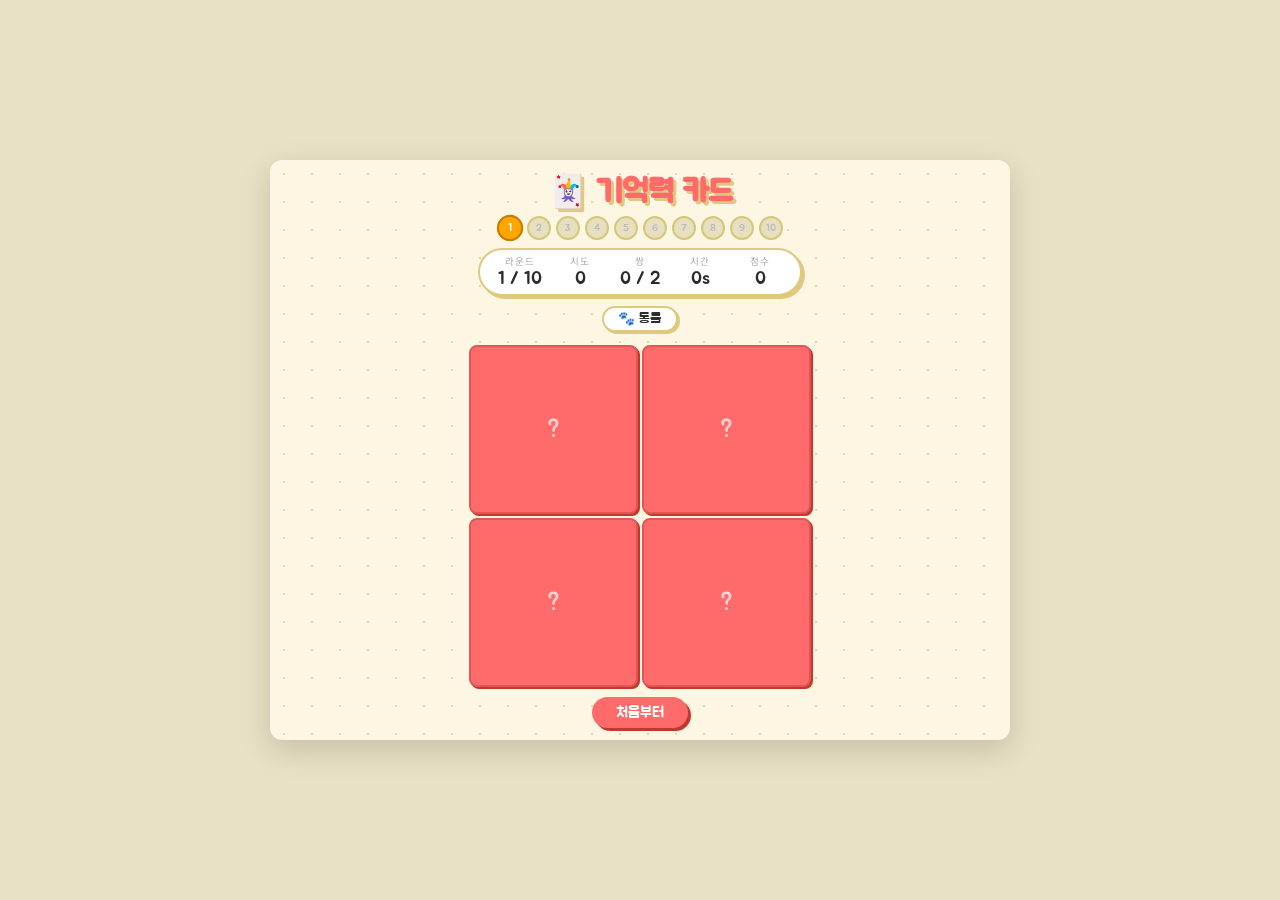
<file: Web_Practicum/MiniGames/Memory_match.html>
<!DOCTYPE html>
<html lang="ko">
<head>
<meta charset="UTF-8">
<meta name="viewport" content="width=device-width, initial-scale=1.0">
<title>기억력 카드 게임</title>
<link href="https://fonts.googleapis.com/css2?family=Jua&family=Noto+Sans+KR:wght@400;700&display=swap" rel="stylesheet">
<style>
  *, *::before, *::after { box-sizing: border-box; margin: 0; padding: 0; }

  :root {
    --bg: #fdf6e3;
    --accent: #ffa600;
    --green: #2ecc71;
    --red: #ff6b6b;
    --text: #2c2c2c;
    --shadow: #e0c97f;
    --card-back: #ff6b6b;
  }

  body {
    background: #e9e1c5;
    font-family: 'Noto Sans KR', sans-serif;
    min-height: 100vh;
    display: flex;
    justify-content: center;
    align-items: center;
    margin: 0;
    overflow: hidden;
  }

  /* 740x580 고정 해상도 컨테이너로 수정됨 */
  #game-container {
    width: 740px;
    height: 580px;
    position: relative;
    background: var(--bg);
    background-image: radial-gradient(circle, #e8d8a0 1px, transparent 1px);
    background-size: 28px 28px;
    border-radius: 12px;
    box-shadow: 0 10px 30px rgba(0,0,0,0.15);
    display: flex;
    flex-direction: column;
    align-items: center;
    padding: 12px;
    transform-origin: center center;
  }

  h1 {
    font-family: 'Jua', sans-serif;
    font-size: 2rem;
    color: var(--card-back);
    letter-spacing: -1px;
    text-shadow: 3px 3px 0 var(--shadow);
    margin-bottom: 4px;
  }

  .round-bar {
    display: flex; gap: 5px; margin-bottom: 8px; flex-wrap: wrap; justify-content: center; width: 100%;
  }
  .round-dot {
    width: 24px; height: 24px; border-radius: 50%; background: #e8dfc0; border: 2px solid #d4c87a;
    display: flex; align-items: center; justify-content: center;
    font-family: 'Jua', sans-serif; font-size: 0.65rem; color: #bbb;
    transition: background 0.3s, border-color 0.3s, transform 0.2s;
  }
  .round-dot.done   { background: var(--green); border-color: #1a9950; color: #fff; }
  .round-dot.active { background: var(--accent); border-color: #c47f00; color: #fff; transform: scale(1.1); }

  .hud {
    display: flex; gap: 12px; margin-bottom: 10px; background: #fff;
    border: 2px solid var(--shadow); border-radius: 50px; padding: 4px 16px;
    box-shadow: 3px 3px 0 var(--shadow); justify-content: center;
  }
  .hud-item { text-align: center; min-width: 48px; }
  .hud-label { font-size: 0.6rem; color: #aaa; text-transform: uppercase; letter-spacing: 1px; }
  .hud-value { font-family: 'Jua', sans-serif; font-size: 1.1rem; color: var(--text); }

  .theme-badge {
    font-family: 'Jua', sans-serif; font-size: 0.85rem; background: #fff;
    border: 2px solid var(--shadow); border-radius: 50px; padding: 2px 14px;
    color: var(--text); box-shadow: 2px 2px 0 var(--shadow); margin-bottom: 10px;
  }

  .grid-wrap {
    width: 100%; flex: 1;
    display: flex; justify-content: center; align-items: center;
    overflow: hidden;
    margin-bottom: 8px;
  }
  .grid { display: grid; gap: 4px; }

  .card { aspect-ratio: 1 / 1; perspective: 600px; cursor: pointer; flex-shrink: 0; }
  .card-inner {
    width: 100%; height: 100%; position: relative; transform-style: preserve-3d;
    transition: transform 0.4s cubic-bezier(.4,2,.55,.8); border-radius: 8px;
  }
  .card.flipped .card-inner, .card.matched .card-inner { transform: rotateY(180deg); }

  .card-face {
    position: absolute; inset: 0; border-radius: 8px;
    display: flex; align-items: center; justify-content: center;
    backface-visibility: hidden; -webkit-backface-visibility: hidden;
    border: 2px solid; font-size: 1.8rem;
  }
  .card-back { background: var(--card-back); border-color: #e05555; box-shadow: 2px 2px 0 #c0392b; }
  .card-back::after { content: '?'; font-family: 'Jua', sans-serif; color: rgba(255,255,255,0.7); }
  .card-front { background: #fff9f0; border-color: var(--shadow); box-shadow: 2px 2px 0 var(--shadow); transform: rotateY(180deg); }
  .card.matched .card-face.card-front {
    background: #e8fff0; border-color: #a8e6c0; box-shadow: 2px 2px 0 #a8e6c0; animation: pop 0.3s ease;
  }
  .card.wrong .card-face.card-front { animation: shake 0.4s ease; background: #fff0f0; border-color: #ffaaaa; }

  @keyframes pop { 0% { transform: rotateY(180deg) scale(1); } 50% { transform: rotateY(180deg) scale(1.18); } 100% { transform: rotateY(180deg) scale(1); } }
  @keyframes shake { 0%,100% { transform: rotateY(180deg) translateX(0); } 25% { transform: rotateY(180deg) translateX(-4px); } 75% { transform: rotateY(180deg) translateX(4px); } }

  .btn {
    font-family: 'Jua', sans-serif; font-size: 0.95rem; background: var(--accent); color: #fff;
    border: none; border-radius: 50px; padding: 6px 24px; cursor: pointer;
    box-shadow: 3px 3px 0 #c47f00; transition: transform 0.1s, box-shadow 0.1s;
  }
  .btn:hover { transform: translate(-1px,-1px); box-shadow: 4px 4px 0 #c47f00; }
  .btn:active { transform: translate(2px,2px); box-shadow: 1px 1px 0 #c47f00; }
  .btn.red { background: var(--red); box-shadow: 3px 3px 0 #c0392b; }
  .btn.red:hover { box-shadow: 4px 4px 0 #c0392b; }

  .overlay {
    display: none; position: absolute; inset: 0; background: rgba(253,246,227,0.92);
    z-index: 100; flex-direction: column; align-items: center; justify-content: center;
    gap: 12px; backdrop-filter: blur(2px); border-radius: 12px;
  }
  .overlay.show { display: flex; }
  .overlay-icon { font-size: 3.5rem; animation: popIn 0.4s cubic-bezier(.4,2,.55,.8); }
  .overlay-title { font-family: 'Jua', sans-serif; font-size: 2rem; color: var(--card-back); text-shadow: 3px 3px 0 var(--shadow); animation: popIn 0.4s 0.05s both cubic-bezier(.4,2,.55,.8); }
  .overlay-sub { color: #888; font-size: 0.9rem; animation: popIn 0.4s 0.1s both cubic-bezier(.4,2,.55,.8); }
  .overlay-stats { display: flex; gap: 14px; background: #fff; border: 2px solid var(--shadow); border-radius: 50px; padding: 6px 20px; box-shadow: 3px 3px 0 var(--shadow); animation: popIn 0.4s 0.15s both cubic-bezier(.4,2,.55,.8); }
  .overlay-stat { text-align: center; }
  .overlay-stat .lbl { font-size: 0.6rem; color: #aaa; text-transform: uppercase; letter-spacing: 1px; }
  .overlay-stat .val { font-family: 'Jua', sans-serif; font-size: 1.3rem; color: var(--text); }
  @keyframes popIn { from { transform: scale(0.5); opacity: 0; } to { transform: scale(1); opacity: 1; } }
  .btns-row { display: flex; gap: 10px; animation: popIn 0.4s 0.2s both cubic-bezier(.4,2,.55,.8); }
</style>
</head>
<body>

<div id="game-container">
  <h1>🃏 기억력 카드</h1>
  <div class="round-bar" id="roundBar"></div>
  <div class="hud">
    <div class="hud-item"><div class="hud-label">라운드</div><div class="hud-value" id="hudRound">1 / 10</div></div>
    <div class="hud-item"><div class="hud-label">시도</div><div class="hud-value" id="hudMoves">0</div></div>
    <div class="hud-item"><div class="hud-label">쌍</div><div class="hud-value" id="hudPairs">0 / ?</div></div>
    <div class="hud-item"><div class="hud-label">시간</div><div class="hud-value" id="hudTimer">0s</div></div>
    <div class="hud-item"><div class="hud-label">점수</div><div class="hud-value" id="hudScore">0</div></div>
  </div>
  <div class="theme-badge" id="themeBadge">🐾 동물</div>
  
  <div class="grid-wrap">
    <div class="grid" id="grid"></div>
  </div>
  
  <button class="btn red" id="restartBtn">처음부터</button>

  <div class="overlay" id="overlay">
    <div class="overlay-icon" id="ovIcon">🎉</div>
    <div class="overlay-title" id="ovTitle">라운드 클리어!</div>
    <div class="overlay-sub" id="ovSub">다음 라운드로 이동합니다</div>
    <div class="overlay-stats">
      <div class="overlay-stat"><div class="lbl">라운드</div><div class="val" id="ovRound">-</div></div>
      <div class="overlay-stat"><div class="lbl">시간</div><div class="val" id="ovTime">-</div></div>
      <div class="overlay-stat"><div class="lbl">시도</div><div class="val" id="ovMoves">-</div></div>
      <div class="overlay-stat"><div class="lbl">점수</div><div class="val" id="ovScore">-</div></div>
    </div>
    <div class="btns-row"><button class="btn" id="nextBtn">다음 라운드 →</button></div>
  </div>
</div>

<script>
// ── Window Resize Scaling Logic ──
// 최대 740x580 사이즈를 유지하며 창이 작아질 경우 비율에 맞게 스케일 다운
function handleResize() {
  const container = document.getElementById('game-container');
  const scaleX = window.innerWidth / 740;
  const scaleY = window.innerHeight / 580;
  const scale = Math.min(scaleX, scaleY, 1); 
  container.style.transform = `scale(${scale})`;
}
window.addEventListener('resize', handleResize);
handleResize(); 

const ROUNDS = [
  { cols: 2,  rows: 2,  pairs: 2  },
  { cols: 4,  rows: 4,  pairs: 8  },
  { cols: 4,  rows: 6,  pairs: 12 },
  { cols: 6,  rows: 6,  pairs: 18 },
  { cols: 6,  rows: 8,  pairs: 24 },
  { cols: 8,  rows: 8,  pairs: 32 },
  { cols: 8,  rows: 10, pairs: 40 },
  { cols: 10, rows: 10, pairs: 50 },
  { cols: 10, rows: 12, pairs: 60 },
  { cols: 12, rows: 12, pairs: 72 },
];

const THEMES = [
  { name: '🐾 동물',    pool: ['🐶','🐱'] },
  { name: '🍎 과일',    pool: ['🍎','🍊','🍋','🍇','🍓','🍑','🍒','🥭'] },
  { name: '🚗 탈것',    pool: ['🚗','✈️','🚀','🚢','🚂','🏎️','🚁','⛵','🛸','🚤','🛵','🚌'] },
  { name: '😀 표정',    pool: ['😀','😂','🥹','😍','🤩','😎','🥳','😤','🤔','😴','🤯','🥸','😇','🤠','😈','🫠','🥴','😵'] },
  { name: '🌍 자연',    pool: ['🌸','🌊','🌋','🌈','☁️','❄️','🌙','⭐','🌿','🍄','🌺','🦋','🌵','🌴','🌻','🌾','🌏','🦀','🐚','🪸','🍃','🌤️','🌦️','🌩️'] },
  { name: '🍕 음식',    pool: ['🍕','🍔','🌮','🍣','🍜','🍦','🎂','🍩','🥐','🥗','🍱','🧁','🥩','🍟','🧆','🥘','🍲','🥣','🥙','🫔','🌯','🍛','🍝','🍠','🫕','🥞','🧇','🥓','🍗','🥚','🫙','🧀'] },
  { name: '⚽ 스포츠',  pool: ['⚽','🏀','🎾','⚾','🏐','🏈','🥊','🏓','🎳','🏒','🏸','🤿','🎯','🏹','🥋','🛹','🏄','🧗','🏊','🚵','🤸','⛷️','🏋️','🤼','🤺','🏇','🥌','🛼','🪃','🏑','🥅','🎿','🛷','🪁','🏌️','🏄','🚣','🤽','🪂','🎣'] },
  { name: '🎸 악기',    pool: ['🎸','🎹','🎺','🎻','🥁','🪗','🎷','🪘','🎙️','🎵','🎼','🪕','🔔','📯','🪣','🎤','🎧','📻','🎚️','🎛️','🪗','🎶','🔕','🎉','🎊','🎈','🎀','🎁','🏮','🪔','🕯️','💡','🔦','🪄','🎭','🎨','🖼️','🎪','🎠','🎡','🎢','🎟️','🎫','🎬','🎥','📽️','🎞️','📺','📷','📸'] },
  { name: '🏠 건물',    pool: ['🏠','🏰','🏯','⛩️','🕌','🗼','🗽','⛪','🏛️','🏟️','🛕','🏗️','🏬','🏦','🏥','🏨','🏩','🏪','🏫','🏭','🏢','🏣','🏤','🏡','⛺','🏕️','🛖','🌃','🌆','🌇','🌉','🌁','🗺️','🧭','🗾','🏔️','⛰️','🌋','🗻','🏕️','🏖️','🏜️','🏝️','🏞️','🛤️','🛣️','🌐','🗿','🗺️','🏟️','🏛️','🕍','🕋','⛩️','🛕','🏯','🏰','🗼','🗽','🗻','🏔️'] },
  { name: '🔮 마법',    pool: ['🔮','🌀','💎','⚡','🔥','💫','🌟','🧿','🪄','🌙','💜','🔱','🧲','🪬','✨','🌈','🦄','🧚','🧜','🧝','🧞','🧟','🧙','🐉','🦋','🌺','💫','⭐','🌙','☄️','🌊','🏔️','🌋','🌌','🪐','🌠','🌃','🎆','🎇','🧨','🎑','🎐','🎏','🎋','🎍','🎎','🎑','🎃','🎄','🎆','🎇','🧧','🎊','🎉','🎈','🎀','🎁','🏮','🪔','🕯️','💡','🔮','🌀','💎','⚡','🔥','💫','🌟','🧿','🪄','🌙'] },
];

let round = 1, totalScore = 0;
let flipped = [], matchedCount = 0, moves = 0, lock = false;
let seconds = 0, timerInterval = null, started = false;

function shuffle(arr) { return [...arr].sort(() => Math.random() - 0.5); }
function stopTimer() { clearInterval(timerInterval); timerInterval = null; }
function startTimer() {
  if (started) return;
  started = true;
  timerInterval = setInterval(() => { seconds++; document.getElementById('hudTimer').textContent = seconds + 's'; }, 1000);
}

function buildDots() {
  const bar = document.getElementById('roundBar');
  bar.innerHTML = '';
  for (let i = 1; i <= 10; i++) {
    const d = document.createElement('div');
    d.className = 'round-dot' + (i < round ? ' done' : i === round ? ' active' : '');
    d.textContent = i;
    bar.appendChild(d);
  }
}

function initRound(r) {
  round = r;
  const cfg = ROUNDS[r - 1];
  const theme = THEMES[r - 1];

  flipped = []; matchedCount = 0; moves = 0; lock = false;
  seconds = 0; started = false;
  stopTimer();

  document.getElementById('hudRound').textContent  = r + ' / 10';
  document.getElementById('hudMoves').textContent  = '0';
  document.getElementById('hudPairs').textContent  = '0 / ' + cfg.pairs;
  document.getElementById('hudTimer').textContent  = '0s';
  document.getElementById('hudScore').textContent  = totalScore;
  document.getElementById('themeBadge').textContent = theme.name;
  document.getElementById('overlay').classList.remove('show');

  buildDots();

  const gridWrap = document.querySelector('.grid-wrap');
  const grid = document.getElementById('grid');
  grid.innerHTML = '';
  const gap = 4; 

  const wrapW = gridWrap.clientWidth || 700; 
  const wrapH = gridWrap.clientHeight || 380;

  const cardSizeW = Math.floor((wrapW - gap * (cfg.cols - 1)) / cfg.cols);
  const cardSizeH = Math.floor((wrapH - gap * (cfg.rows - 1)) / cfg.rows);
  const cardSize = Math.min(cardSizeW, cardSizeH);

  const fontSize = cardSize >= 40 ? 1.8 : cardSize >= 30 ? 1.4 : cardSize >= 20 ? 1.0 : 0.7;
  
  grid.style.gridTemplateColumns = `repeat(${cfg.cols}, ${cardSize}px)`;
  grid.style.gridTemplateRows    = `repeat(${cfg.rows}, ${cardSize}px)`;
  grid.style.gap = gap + 'px';
  grid.className = 'grid';

  const chosen = shuffle(theme.pool).slice(0, cfg.pairs);
  const deck = shuffle([...chosen, ...chosen]);

  deck.forEach(emoji => {
    const card = document.createElement('div');
    card.className = 'card';
    card.style.width  = cardSize + 'px';
    card.style.height = cardSize + 'px';
    card.dataset.emoji = emoji;
    card.innerHTML = `
      <div class="card-inner">
        <div class="card-face card-back" style="font-size:${fontSize * 0.8}rem"></div>
        <div class="card-face card-front" style="font-size:${fontSize}rem">${emoji}</div>
      </div>`;
    card.addEventListener('click', () => onFlip(card));
    grid.appendChild(card);
  });
}

function onFlip(card) {
  if (lock) return;
  if (card.classList.contains('flipped') || card.classList.contains('matched')) return;
  startTimer();

  card.classList.add('flipped');
  flipped.push(card);

  if (flipped.length === 2) {
    lock = true; moves++;
    document.getElementById('hudMoves').textContent = moves;
    checkMatch();
  }
}

function checkMatch() {
  const [a, b] = flipped;
  const cfg = ROUNDS[round - 1];
  if (a.dataset.emoji === b.dataset.emoji) {
    setTimeout(() => {
      a.classList.remove('flipped'); a.classList.add('matched');
      b.classList.remove('flipped'); b.classList.add('matched');
      matchedCount++;
      document.getElementById('hudPairs').textContent = matchedCount + ' / ' + cfg.pairs;
      flipped = []; lock = false;
      if (matchedCount === cfg.pairs) {
        stopTimer();
        const timeBonus  = Math.max(0, 120 - seconds) * 2;
        const effBonus   = Math.max(0, (cfg.pairs * 2 - moves)) * 5;
        const roundScore = cfg.pairs * 10 + timeBonus + effBonus;
        totalScore += roundScore;
        document.getElementById('hudScore').textContent = totalScore;
        setTimeout(() => showRoundEnd(roundScore), 400);
      }
    }, 300);
  } else {
    setTimeout(() => {
      a.classList.add('wrong'); b.classList.add('wrong');
      setTimeout(() => {
        a.classList.remove('flipped', 'wrong'); b.classList.remove('flipped', 'wrong');
        flipped = []; lock = false;
      }, 500);
    }, 600);
  }
}

function showRoundEnd(roundScore) {
  const isFinal = round === 10;
  document.getElementById('ovIcon').textContent   = isFinal ? '🏆' : '🎉';
  document.getElementById('ovTitle').textContent  = isFinal ? '게임 클리어!' : `라운드 ${round} 클리어!`;
  document.getElementById('ovSub').textContent    = isFinal ? `최종 점수: ${totalScore}점` : `+${roundScore}점 획득!`;
  document.getElementById('ovRound').textContent  = round + ' / 10';
  document.getElementById('ovTime').textContent   = seconds + 's';
  document.getElementById('ovMoves').textContent  = moves;
  document.getElementById('ovScore').textContent  = totalScore;

  const nextBtn = document.getElementById('nextBtn');
  if (isFinal) {
    nextBtn.textContent = '처음부터 다시';
    nextBtn.onclick = () => { totalScore = 0; document.getElementById('hudScore').textContent = 0; initRound(1); };
  } else {
    nextBtn.textContent = `라운드 ${round + 1} 시작 →`;
    nextBtn.onclick = () => initRound(round + 1);
  }
  document.getElementById('overlay').classList.add('show');
}

document.getElementById('restartBtn').addEventListener('click', () => { totalScore = 0; initRound(1); });

setTimeout(() => { initRound(1); }, 50);
</script>
</body>
</html>
</file>
<file: Web_Practicum/TodoList(My Project)/css/style.css>
/* ── 최상위 레이아웃 초기화 ── */
html, body {
  margin: 0;
  padding: 0;
  width: 100%;
  height: 100vh;
  height: -webkit-fill-available;
  box-sizing: border-box;
}

* { box-sizing: inherit; }

:root {
  --lavender: #c5b4f0;
  --sky: #8dd4f0;
  --pink: #f0b8d8;
  --star: #f4eeff;
  --violet: #d0baf5;
  --cosmos: #e89ec8;
  
  /* 🌌 가독성을 높이기 위해 선명하게 보정된 핵심 테마 색상들 */
  --deep-cosmic: #170933;   /* 검은색 대신 사용할 깊은 심해 우주 보라색 (글씨/테두리용) */
  --text-main: #fcfaff;     /* 메인 글씨 (눈이 편안한 최고 선명도의 미색) */
  --text-sub: #dfd5f7;      /* 서브 설명 글씨 (보라색 한 방울 섞인 선명한 연보라) */
  
  /* 투명 카드 배경 및 서브 투명도 최적화 */
  --glass: rgba(22, 11, 46, 0.45);     /* 투명도를 소폭 낮추고 어둡게 하여 내부 글씨 격리 */
  --glass-b: rgba(197, 180, 240, 0.45);  /* 카드의 보라빛 테두리를 더 선명하게 보정 */
  --glass-h: rgba(175, 135, 240, 0.3);
}

/* ── 외부 환경과 단절된 절대적 상하좌우 정중앙 배치 ── */
body {
  font-family: 'Gowun Batang', serif;
  background: #110729; 
  display: grid;
  place-items: center; 
  overflow: hidden;
  position: relative;
}

/* ── 전체 배경 이미지 고정 ── */
.bg-img {
  position: fixed;
  inset: 0;
  z-index: 0;
  width: 100vw;
  height: 100vh;
}
.bg-img img {
  width: 100%;
  height: 100%;
  object-fit: cover;
  object-position: center top;
  display: block;
}
.bg-overlay {
  position: fixed;
  inset: 0;
  z-index: 1;
  background: linear-gradient(
    180deg,
    rgba(23, 9, 51, 0.6) 0%,
    rgba(23, 9, 51, 0.45) 30%,
    rgba(23, 9, 51, 0.45) 60%,
    rgba(23, 9, 51, 0.7) 100
  );
}

.stars { position: fixed; inset: 0; z-index: 2; pointer-events: none; }
.star {
  position: absolute;
  border-radius: 50%;
  background: #fff;
  animation: twinkle var(--d,3s) ease-in-out infinite;
  animation-delay: var(--dl,0s);
  opacity: 0;
}
@keyframes twinkle {
  0%,100%{opacity:0;transform:scale(.8)}
  50%{opacity:var(--op,.8);transform:scale(1.2)}
}

/* ── 갤럭시 S25 가로/세로 규격 컴팩트 프레임 ── */
.main {
  position: relative;
  z-index: 10;
  width: 360px;       
  max-width: 100%;    
  height: 740px;      
  max-height: 92vh;   
  display: flex;
  flex-direction: column;
  border-radius: 24px; 
  overflow: hidden;
  box-shadow: 0 25px 50px -12px rgba(5, 2, 15, 0.85);
}

/* ── 모바일 헤더 배너 영역 ── */
.photo-header {
  width: 100%;
  height: 150px; 
  position: relative;
  flex-shrink: 0;
}
.photo-header img {
  width: 100%;
  height: 100%;
  object-fit: cover;
  object-position: center 20%;
  display: block;
}
.photo-header-overlay {
  position: absolute;
  inset: 0;
  background: linear-gradient(180deg, transparent 20%, rgba(17, 7, 33, 0.9) 100%);
  display: flex;
  flex-direction: column;
  justify-content: flex-end;
  padding: 14px 18px;
}
.photo-header-overlay .sub { font-size:9px; letter-spacing:4px; color:var(--sky); text-transform:uppercase; font-weight: 700; margin-bottom:2px; }
.photo-header-overlay h1 { font-family:'Nanum Myeongjo',serif; font-weight:800; font-size:23px; color:var(--star); line-height:1.15; text-shadow:0 0 20px rgba(180,140,255,.8); }
.photo-header-overlay h1 span { color:var(--cosmos); }
.photo-header-overlay .desc { font-size:11px; color:var(--text-sub); opacity:.85; margin-top:3px; letter-spacing:.5px; }

/* ── 내부 카드 내용 및 하단 꽉 채우는 영역 ── */
.card {
  flex: 1;            
  width: 100%;
  background: var(--glass);
  backdrop-filter: blur(26px);
  -webkit-backdrop-filter: blur(26px);
  border: 1px solid var(--glass-b);
  border-top: none;
  border-radius: 0 0 24px 24px;
  padding: 16px; 
  display: flex;
  flex-direction: column;
  overflow: hidden;
}

.add-row { display:flex; gap:8px; margin-bottom:14px; }
.add-input {
  flex:1; background:rgba(23, 9, 51, 0.4); border:1.5px solid rgba(197, 180, 240, 0.4);
  border-radius:12px; padding:10px 12px;
  font-family:'Gowun Batang',serif; font-size:13px; color:var(--text-main); outline:none; transition:all .3s;
}
.add-input::placeholder { color:rgba(200,175,245,.5); }
.add-input:focus { border-color:var(--lavender); background:rgba(23, 9, 51, 0.6); box-shadow:0 0 12px rgba(175,115,245,.3); }

.btn-add {
  background: linear-gradient(135deg, rgba(157, 112, 235, 0.85), rgba(214, 112, 178, 0.85));
  border:1px solid rgba(255, 255, 255, 0.25); border-radius:12px;
  padding:10px 12px; color:var(--star); font-size:16px; cursor:pointer;
  font-weight: 700; transition:all .3s; line-height:1; display:flex; align-items:center; justify-content:center; min-width:40px;
}
.btn-add:hover { transform:scale(1.05); background: linear-gradient(135deg, rgba(157, 112, 235, 1), rgba(214, 112, 178, 1)); }

.filters { display:flex; gap:6px; margin-bottom:12px; flex-wrap:wrap; }
.filt {
  background: rgba(23, 9, 51, 0.4); border: 1.5px solid rgba(195,165,240,.4);
  border-radius:16px; padding:5px 12px; color: var(--text-sub);
  font-family:'Gowun Batang',serif; font-size:11px; cursor:pointer; transition:all .25s; font-weight: 700;
}
.filt.active, .filt:hover { background: var(--lavender); border-color: var(--star); color: var(--deep-cosmic); }

.stats {
  display:flex; gap:8px; margin-bottom:12px; padding:6px 10px;
  background: rgba(23, 9, 51, 0.3); border-radius:10px; border:1px solid rgba(185,155,240,.2);
}
.stat { display:flex; align-items:center; gap:4px; font-size:11px; color: var(--text-sub); font-weight: 700; }
.dot { width:6px; height:6px; border-radius:50%; }
.dt { background:var(--violet); }
.dd { background:var(--sky); }
.dl { background:var(--cosmos); }

/* 리스트 내부 독립 스크롤 */
.todo-list { 
  list-style:none; 
  display:flex; 
  flex-direction:column; 
  gap:8px; 
  flex: 1;
  overflow-y:auto; 
  padding-left: 0 !important;
  padding-right:2px; 
}
.todo-list::-webkit-scrollbar { width:3px; }
.todo-list::-webkit-scrollbar-thumb { background:rgba(175,135,240,.4); border-radius:3px; }

/* ── 할 일 아이템 목록 카드 영역 (가독성 집중 보정) ── */
.todo-item {
  display:flex; align-items:center; gap:8px; padding:11px 12px;
  background: rgba(27, 13, 56, 0.65); /* 내부 배경을 살짝 더 어둡게 깔아 글씨 강조 */
  border: 1.5px solid rgba(195, 165, 240, 0.35); /* 테두리를 두껍고 선명하게 변경 */
  border-radius:12px; transition:all .3s; 
  animation:slideIn .35s ease-out forwards; 
  position:relative; overflow:hidden;
}
.todo-item::before {
  content:''; position:absolute; left:0; top:0; bottom:0; width:4px;
  background:linear-gradient(180deg,var(--lavender),var(--cosmos)); border-radius:3px 0 0 3px;
}
.todo-item.done::before { background:linear-gradient(180deg,var(--sky),#9ddec0); }
.todo-item.done { opacity:.5; background: rgba(17, 7, 33, 0.4); border-color: rgba(195, 165, 240, 0.15); }
.todo-item.done .todo-text { text-decoration:line-through; color:rgba(185, 175, 205, 0.45); }

/* ── [체크박스 버튼 보정] ── */
.check-btn {
  flex-shrink:0; width:20px; height:20px; border-radius:50%;
  border: 2px solid var(--violet); /* 라인을 2px로 두껍게 하고 보랏빛 선명하게 교정 */
  background: rgba(23, 9, 51, 0.5); cursor:pointer;
  display:flex; align-items:center; justify-content:center; font-size:11px; color:transparent;
  transition: all 0.2s;
}
.check-btn:hover { border-color: var(--star); background: rgba(197, 180, 240, 0.2); }
.todo-item.done .check-btn { 
  background: linear-gradient(135deg, #4fa3a3, #5caec7); 
  border-color: var(--sky); 
  color: var(--deep-cosmic); /* 체크 표시(✓)가 묻히지 않도록 내부 심해색 적용 */
  font-weight: 900;
}

.todo-text-wrap { flex:1; min-width:0; }
.todo-text { font-size:13px; color:var(--text-main); word-break:break-word; line-height:1.4; font-weight: 700; }
.todo-edit-input {
  width:100%; background:var(--deep-cosmic); border:1.5px solid var(--lavender);
  border-radius:6px; padding:4px 6px; font-family:'Gowun Batang',serif; font-size:13px; color:var(--text-main); outline:none; display:none;
}

.item-acts { display:flex; gap:6px; flex-shrink:0; }

/* ── [삭제(✕) 및 수정(✎) 버튼 보정] ── */
.act-btn {
  width:24px; height:24px; border-radius:6px; 
  border: 1.5px solid rgba(195, 165, 240, 0.5); /* 테두리를 명확하게 보정 */
  background: rgba(23, 9, 51, 0.6); /* 버튼 내부에 어두운 보라색을 채워 배경과 분리 */
  cursor:pointer; display:flex; align-items:center; justify-content:center;
  font-size:12px; color: var(--violet); /* 아이콘 색상을 선명한 연보라로 변경 */
  transition: all 0.2s;
}
.act-btn:hover {
  border-color: var(--star);
  color: var(--star);
  background: rgba(195, 165, 240, 0.25);
}
/* 특히 삭제 버튼(✕)은 마우스 올렸을 때 은은한 핑크빛 경고톤으로 변경 */
.del-btn:hover {
  border-color: var(--pink);
  color: var(--pink);
  background: rgba(240, 112, 178, 0.15);
}

.empty { 
  text-align:center; 
  padding:40px 10px; 
  color: rgba(195, 170, 240, 0.6); 
  font-size:12px; 
  margin: auto 0; 
  font-weight: 700;
}
.empty .eico { font-size:24px; margin-bottom:4px; display:block; }

/* ── 하단 전체 지우기 버튼 보정 ── */
.clear-btn {
  width:100%; margin-top:10px; padding:10px;
  background: rgba(23, 9, 51, 0.4); 
  border: 1.5px dashed rgba(195, 165, 240, 0.5);
  border-radius:12px; color: var(--text-sub); font-family:'Gowun Batang',serif;
  font-size:11px; cursor:pointer; font-weight: 700; transition: all 0.2s;
}
.clear-btn:hover { color:var(--star); border-style: solid; border-color: var(--cosmos); background:rgba(240,125,165,.1); }

@keyframes slideIn {
  from { opacity: 0; transform: translateY(12px); }
  to { opacity: 1; transform: translateY(0); }
}
@keyframes itemRemove { 
  to { opacity:0; transform:translateX(28px); height:0; padding:0; margin:0; border:none; } 
}
</file>
<file: Web_Practicum/escape-game/Escape_Hardcore/fracture.css>
/* fracture.css — FRACTURE 시간의 균열 */


@font-face {
  font-family: 'Shilla';
  src: url('fonts/Shilla_Culture(M).ttf') format('truetype');
  font-weight: normal;
  font-style: normal;
}


/* ═══════════════════════════════════════
   BASE
═══════════════════════════════════════ */
:root {
  --bg: #020202;
  --primary: #b71c1c;
  --primary-dim: #4a0a0a;
  --gold: #c8a84b;
  --gold-dim: #5a4010;
  --cyan: #00bcd4;
  --cyan-dim: #003a42;
  --violet: #7c3aed;
  --violet-dim: #2a0d5c;
  --amber: #d97706;
  --text: #777;
  --text-bright: #ccc;
  --term-green: #00ff41;
  --term-green-dim: #003a10;
}
*, *::before, *::after { box-sizing: border-box; user-select: none; margin: 0; padding: 0; }

/* 게임 고정 해상도 1024×768 */
:root {
  --gw: 1024px;
  --gh: 768px;
}

body {
  background: #111;
  font-family: 'Shilla', 'Courier New', monospace;
  color: var(--text);
  width: 100vw; height: 100vh;
  display: flex;
  align-items: center;
  justify-content: center;
  overflow: hidden;
}

/* 게임 루트 컨테이너 — 항상 1024×768, 화면에 맞게 scale */
#game-root {
  width: var(--gw);
  height: var(--gh);
  position: relative;
  overflow: hidden;
  background: #000;
  flex-shrink: 0;
}

/* ═══════════════════════════════════════
   TITLE SCREEN
═══════════════════════════════════════ */
#title-screen {
  position: absolute; inset: 0;
  background: #000;
  display: flex; flex-direction: column;
  align-items: center; justify-content: center;
  z-index: 1000;
  gap: 0;
}
.title-glitch {
  font-size: clamp(3rem, 8vw, 6rem);
  font-weight: 900;
  letter-spacing: 12px;
  color: #fff;
  text-transform: uppercase;
  position: relative;
  animation: glitch 3s infinite;
  font-family: 'Courier New', monospace;
}
.title-glitch::before, .title-glitch::after {
  content: attr(data-text);
  position: absolute; top: 0; left: 0;
  width: 100%;
}
.title-glitch::before { color: var(--primary); clip: rect(0,900px,0,0); animation: glitch-1 2s infinite; }
.title-glitch::after  { color: var(--cyan);    clip: rect(0,900px,0,0); animation: glitch-2 2s infinite; }
@keyframes glitch {
  0%,90%,100% { transform: none; }
  92% { transform: skewX(-2deg); }
  95% { transform: skewX(2deg); }
}
@keyframes glitch-1 {
  0%,100% { clip: rect(0,0,0,0); transform: none; }
  20% { clip: rect(20px,900px,40px,0); transform: translateX(-4px); }
  40% { clip: rect(60px,900px,80px,0); transform: translateX(4px); }
}
@keyframes glitch-2 {
  0%,100% { clip: rect(0,0,0,0); transform: none; }
  30% { clip: rect(50px,900px,70px,0); transform: translateX(4px); }
  60% { clip: rect(10px,900px,30px,0); transform: translateX(-4px); }
}
.title-sub {
  font-size: 0.975rem;
  letter-spacing: 8px;
  color: var(--text);
  text-transform: uppercase;
  margin-top: 8px;
  margin-bottom: 48px;
}
.title-story {
  max-width: 500px;
  text-align: center;
  font-size: 1.066rem;
  line-height: 1.9;
  color: #555;
  margin-bottom: 48px;
  padding: 0 24px;
  font-family: 'Shilla', sans-serif;
}
.title-story em { color: #999; font-style: normal; }
.stage-list {
  display: flex; gap: 0; margin-bottom: 48px;
}
.stage-pip {
  font-size: 0.845rem;
  letter-spacing: 2px;
  color: #333;
  padding: 6px 16px;
  border: 1px solid #222;
  text-transform: uppercase;
}
.stage-pip + .stage-pip { border-left: none; }
.stage-pip.on { color: var(--gold); border-color: var(--gold-dim); }
.title-start {
  background: none;
  border: 1px solid var(--primary);
  color: var(--primary);
  font-family: 'Shilla', 'Courier New', monospace;
  font-size: 1.17rem;
  letter-spacing: 4px;
  padding: 12px 40px;
  cursor: pointer;
  text-transform: uppercase;
  transition: all 0.2s;
}
.title-start:hover { background: var(--primary); color: #fff; }
.title-scan {
  position: absolute; top: 0; left: 0; right: 0;
  height: 2px;
  background: linear-gradient(90deg, transparent, var(--primary), transparent);
  animation: scan 4s linear infinite;
  pointer-events: none;
}
@keyframes scan { 0% { top: 0; } 100% { top: 100%; } }

/* ═══════════════════════════════════════
   GAME CONTAINER
═══════════════════════════════════════ */
#game-wrap {
  display: none;
  width: 100%; height: 100%;
  position: absolute; inset: 0;
  overflow: hidden;
}

/* ═══════════════════════════════════════
   HUD
═══════════════════════════════════════ */
#hud {
  position: absolute; top: 0; left: 0; right: 0;
  height: 44px;
  background: rgba(0,0,0,0.95);
  border-bottom: 1px solid #1a1a1a;
  display: flex; align-items: center;
  padding: 0 20px;
  gap: 24px;
  z-index: 500;
}
.hud-stage {
  font-size: 0.97rem; letter-spacing: 3px;
  color: var(--gold); text-transform: uppercase;
}
.hud-title {
  font-size: 1.06rem; letter-spacing: 1px;
  color: var(--text-bright);
}
.hud-sep { flex: 1; }
.hud-progress { display: flex; gap: 6px; align-items: center; }
.hud-dot {
  width: 8px; height: 8px; border-radius: 50%;
  border: 1px solid #333;
  background: #111;
  transition: background 0.4s, border-color 0.4s;
}
.hud-dot.done   { background: var(--gold); border-color: var(--gold); }
.hud-dot.active { background: var(--primary); border-color: var(--primary); }
.hud-timer {
  font-size: 1.02rem; letter-spacing: 2px;
  color: #444;
  min-width: 60px; text-align: right;
}

/* ═══════════════════════════════════════
   INVENTORY BAR
═══════════════════════════════════════ */
#inv-bar {
  position: absolute; bottom: 0; left: 0; right: 0;
  height: 70px;
  background: rgba(4,4,4,0.97);
  border-top: 1px solid #1a1a1a;
  display: flex; align-items: center;
  padding: 0 20px; gap: 8px;
  z-index: 500;
}
.inv-label {
  font-size: 0.78rem; letter-spacing: 3px;
  color: #333; text-transform: uppercase;
  margin-right: 8px;
}
.inv-slot {
  width: 46px; height: 46px;
  border: 1px solid #222; background: #0a0a0a;
  display: flex; align-items: center; justify-content: center;
  font-size: 1.82rem; cursor: pointer;
  transition: border-color 0.15s, background 0.15s;
  position: relative;
}
.inv-slot:hover { border-color: #444; }
.inv-slot.selected { border-color: var(--primary); background: var(--primary-dim); }
.inv-slot-label {
  position: absolute; bottom: 2px; left: 50%; transform: translateX(-50%);
  font-size: 0.58rem; color: #666; white-space: nowrap; letter-spacing: 0px;
  background: rgba(0,0,0,0.6); padding: 0 2px;
}

/* ═══════════════════════════════════════
   LOG OVERLAY — 픽셀 스타일
═══════════════════════════════════════ */
#log-overlay {
  position: absolute;
  bottom: 100px; left: 50%; transform: translateX(-50%);
  width: min(700px, 92vw);
  background: #080808;
  /* 픽셀 테두리: 4-corner notch */
  border: 2px solid #333;
  outline: 2px solid #000;
  outline-offset: 2px;
  clip-path: polygon(6px 0%, calc(100% - 6px) 0%, 100% 6px, 100% calc(100% - 6px), calc(100% - 6px) 100%, 6px 100%, 0% calc(100% - 6px), 0% 6px);
  padding: 10px 14px 10px 18px;
  color: #ddd;
  z-index: 400;
  min-height: 44px;
  font-size: 1.08rem;
  line-height: 1.6;
  font-family: 'Shilla', 'Courier New', monospace;
  letter-spacing: 0.5px;
  pointer-events: none;
  transition: opacity 0.3s;
  opacity: 0;
  image-rendering: pixelated;
}
#log-overlay::before {
  content: '▶';
  position: absolute; left: 6px; top: 12px;
  font-size: 0.65rem; color: var(--primary);
  animation: log-blink 0.8s step-end infinite;
}
@keyframes log-blink { 50% { opacity: 0; } }
#log-overlay.visible { opacity: 1; }

/* ═══════════════════════════════════════
   HINT JOURNAL (일기장 힌트 패널)
═══════════════════════════════════════ */
#hint-panel {
  position: absolute;
  top: 52px; right: 0;
  width: 280px;
  background: #060604;
  border-left: 2px solid #2a1800;
  border-bottom: 2px solid #2a1800;
  clip-path: polygon(0 0, 100% 0, 100% calc(100% - 6px), calc(100% - 6px) 100%, 0 100%);
  z-index: 450;
  transition: transform 0.3s;
  transform: translateX(100%);
  max-height: 610px;
  display: flex; flex-direction: column;
}
#hint-panel.open { transform: translateX(0); }
#hint-panel-header {
  display: flex; align-items: center; justify-content: space-between;
  padding: 8px 12px;
  border-bottom: 1px solid #2a1800;
  background: #0a0804;
  flex-shrink: 0;
}
.hint-panel-title {
  font-size: 0.94rem; letter-spacing: 3px;
  color: var(--gold); text-transform: uppercase;
  font-family: 'Shilla', 'Courier New', monospace;
}
#hint-panel-close {
  background: none; border: none; color: #444;
  font-family: monospace; font-size: 1rem;
  cursor: pointer; padding: 0 2px;
  transition: color 0.15s;
}
#hint-panel-close:hover { color: var(--primary); }
#hint-entries {
  overflow-y: auto; flex: 1;
  scrollbar-width: thin; scrollbar-color: #2a1800 transparent;
  padding: 8px 0;
}
.hint-entry {
  padding: 10px 12px;
  border-bottom: 1px dashed #1a1000;
  animation: hint-appear 0.3s ease;
}
@keyframes hint-appear { from { opacity: 0; transform: translateX(8px); } to { opacity: 1; transform: none; } }
.hint-entry-stage {
  font-size: 0.82rem; letter-spacing: 2px;
  text-transform: uppercase; margin-bottom: 4px;
  font-family: 'Shilla', 'Courier New', monospace;
}
.hint-entry-text {
  font-size: 1rem; line-height: 1.6;
  color: #bbb; font-family: 'Shilla', 'Courier New', monospace;
}
.hint-entry-hinted {
  border-left: 2px solid rgba(255,200,50,0.7);
  background: rgba(255,200,0,0.05);
  box-shadow: 0 0 10px rgba(255,180,0,0.18), inset 0 0 6px rgba(255,200,0,0.07);
}
.hint-entry-hinted .hint-entry-text {
  color: #e8d080;
}
/* 힌트 토글 버튼 */
#hint-toggle {
  position: absolute;
  top: 52px; right: 0;
  width: 36px;
  background: #0a0804;
  border: 2px solid #2a1800;
  border-right: none;
  color: var(--gold);
  font-family: 'Shilla', 'Courier New', monospace;
  cursor: pointer; z-index: 460;
  transition: background 0.15s, transform 0.3s;
  display: flex; flex-direction: column;
  align-items: center;
  padding: 8px 4px 6px;
  gap: 6px;
}
#hint-toggle.panel-open { transform: translateX(-280px); }
#hint-toggle:hover { background: #1a1200; }
#hint-toggle-label {
  font-size: 0.6rem; letter-spacing: 2px;
  writing-mode: vertical-rl;
  text-orientation: mixed;
  color: var(--gold);
  margin-top: 4px;
}
#hint-count {
  width: 20px; height: 20px;
  background: var(--primary);
  color: #fff; font-size: 0.7rem;
  font-weight: bold;
  display: flex; align-items: center; justify-content: center;
  font-family: 'Shilla', 'Courier New', monospace;
  flex-shrink: 0;
  opacity: 0; transition: opacity 0.3s;
}
#hint-count.has-hints { opacity: 1; }

/* ═══════════════════════════════════════
   SCENES
═══════════════════════════════════════ */
.scene {
  position: absolute; inset: 44px 0 70px 0;
  display: none; opacity: 0;
  transition: opacity 0.8s;
  overflow: hidden;
}
.scene.active { display: block; opacity: 1; }

/* ── SCENE: TEMPLE ── */
#scene-temple {
  background: radial-gradient(ellipse at 50% 80%, #1a0e00 0%, #0a0600 50%, #000 100%);
}
.temple-floor {
  position: absolute; bottom: 70px; left: 0; right: 0;
  height: 3px;
  background: linear-gradient(90deg, transparent, #3d2800, #8b5e00, #3d2800, transparent);
}
.temple-column {
  position: absolute; bottom: 72px;
  width: 28px;
  background: linear-gradient(90deg, #1a1000, #3d2800, #1a1000);
  border-top: 4px solid #5d4000;
}
.temple-column::after {
  content: '';
  position: absolute; top: -12px; left: -8px; right: -8px;
  height: 12px;
  background: #5d4000;
}
/* Objects */
.obj {
  position: absolute; cursor: pointer;
  transition: filter 0.2s, transform 0.15s;
  z-index: 20;
}
.obj:hover { filter: brightness(1.8) drop-shadow(0 0 8px currentColor); transform: scale(1.03); }
.obj:active { transform: scale(0.97); }

/* pedestal */
#obj-pedestal {
  bottom: 72px; left: 215px;
  width: 100px; height: 120px;
}
.pedestal-body {
  position: absolute; bottom: 0; left: 10px; right: 10px; top: 30px;
  background: linear-gradient(180deg, #2a1800, #1a0e00);
  border: 1px solid #5d4000;
}
.pedestal-top {
  position: absolute; top: 0; left: 0; right: 0;
  height: 34px;
  background: #3d2800; border: 1px solid #8b6000;
  display: flex; align-items: center; justify-content: center;
  gap: 6px;
}
.dial-mini {
  width: 16px; height: 24px;
  background: #111; border: 1px solid #5d4000;
  display: flex; align-items: center; justify-content: center;
  font-size: 0.845rem; color: #8b6000;
}
/* mural */
#obj-mural {
  top: 235px; left: calc(50% + 60px);
  width: 180px; height: 110px;
  border: 1px solid #3d2800;
  background: linear-gradient(135deg, #120a00, #1e1200);
}
.mural-inner {
  position: absolute; inset: 8px;
  border: 1px dashed #3d2000;
  display: grid; grid-template-columns: 1fr 1fr;
  gap: 4px; padding: 6px;
}
.mural-glyph {
  font-size: 1.82rem;
  display: flex; align-items: center; justify-content: center;
  opacity: 0.7;
}
.mural-label {
  position: absolute; bottom: -20px; left: 0; right: 0;
  text-align: center; font-size: 0.715rem;
  letter-spacing: 2px; color: #5d4000;
  text-transform: uppercase;
}
/* skull */
#obj-skull {
  bottom: 76px; left: 340px;
  width: 48px; height: 48px;
  display: flex; align-items: center; justify-content: center;
}
.css-skull { width:38px; height:44px; display:flex; flex-direction:column; align-items:center; gap:0; }
.sk-head {
  width:32px; height:26px; background:#c2c2c2;
  border-radius:50% 50% 30% 30% / 54% 54% 42% 42%;
  position:relative;
  box-shadow:inset -2px -4px 8px rgba(0,0,0,0.28), inset 1px 2px 3px rgba(255,255,255,0.14);
}
.sk-eye-l, .sk-eye-r {
  position:absolute; width:9px; height:10px;
  background:#1a1a1a; border-radius:50%; top:9px;
}
.sk-eye-l { left:4px; }
.sk-eye-r { right:4px; }
.sk-nose {
  position:absolute; bottom:3px; left:50%; transform:translateX(-50%);
  width:6px; height:5px; background:#1a1a1a;
  clip-path:polygon(50% 0%,0% 100%,100% 100%);
}
.sk-jaw {
  width:28px; height:16px; background:#bababa;
  border-radius:0 0 5px 5px; position:relative; overflow:hidden;
}
.sk-jaw::before {
  content:''; position:absolute; top:0; left:2px; right:2px; height:1px; background:#1a1a1a;
}
.sk-teeth {
  position:absolute; bottom:0; left:2px; right:2px;
  display:flex; justify-content:space-between;
}
.sk-tooth { width:4px; height:9px; background:#1a1a1a; border-radius:0 0 2px 2px; }
/* door temple */
#obj-door-temple {
  bottom: 72px; left: calc(50% - 35px);
  width: 70px; height: 140px;
}
.door-frame {
  position: absolute; inset: 0;
  border: 3px solid #3d2800;
  background: linear-gradient(180deg, #0d0800, #000);
}
.door-arch {
  position: absolute; top: -20px; left: -3px; right: -3px;
  height: 40px;
  border: 3px solid #3d2800;
  border-bottom: none;
  border-radius: 50% 50% 0 0 / 40px 40px 0 0;
}
.door-gear-slot {
  position: absolute; bottom: 20px; left: 50%; transform: translateX(-50%);
  width: 28px; height: 28px;
  border: 2px solid #3d2800;
  border-radius: 50%;
  display: flex; align-items: center; justify-content: center;
}
/* torch */
.temple-torch {
  position: absolute; bottom: 130px;
  width: 12px; height: 40px;
}
.torch-flame {
  width: 14px; height: 18px;
  background: radial-gradient(ellipse, #ffaa00, #ff4400 60%, transparent 100%);
  position: absolute; top: -14px; left: -1px;
  animation: flicker 0.3s ease-in-out infinite alternate;
  border-radius: 50% 50% 30% 30%;
}
.torch-body {
  width: 12px; height: 40px;
  background: linear-gradient(180deg, #8b4513, #5d2800);
}
@keyframes flicker {
  0%   { transform: scaleX(0.9) scaleY(1.0); opacity: 0.9; }
  100% { transform: scaleX(1.1) scaleY(0.9); opacity: 1.0; }
}

/* ── SCENE: SPACE ── */
#scene-space {
  background: radial-gradient(ellipse at 50% 100%, #020d1a 0%, #000 60%);
}
.star {
  position: absolute;
  background: #fff; border-radius: 50%;
  animation: twinkle 2s ease-in-out infinite alternate;
}
@keyframes twinkle { 0% { opacity: 0.2; } 100% { opacity: 1; } }
.space-floor {
  position: absolute; bottom: 0; left: 0; right: 0; height: 140px;
  background: linear-gradient(180deg, transparent, #030d1a);
  border-top: 1px solid #0a1f33;
}
.space-grid {
  position: absolute; bottom: 0; left: 0; right: 0; height: 140px;
  background-image:
    linear-gradient(0deg, rgba(0,188,212,0.05) 1px, transparent 1px),
    linear-gradient(90deg, rgba(0,188,212,0.05) 1px, transparent 1px);
  background-size: 30px 30px;
}
#obj-console {
  bottom: 140px; left: 295px;
  width: 160px; height: 110px;
}
.console-body {
  position: absolute; inset: 0;
  background: #050f1a;
  border: 1px solid var(--cyan-dim);
  box-shadow: 0 0 20px rgba(0,188,212,0.1) inset;
}
.console-screen {
  position: absolute; top: 8px; left: 8px; right: 8px; height: 50px;
  background: #000;
  border: 1px solid #0a2a33;
  display: flex; align-items: center; justify-content: center;
  overflow: hidden;
}
.console-scan-line {
  position: absolute; left: 0; right: 0; height: 2px;
  background: rgba(0,188,212,0.3);
  animation: cscan 1.5s linear infinite;
  top: 0;
}
@keyframes cscan { 0% { top: 0; } 100% { top: 50px; } }
.console-text {
  font-size: 0.65rem; color: var(--cyan);
  letter-spacing: 1px; font-family: monospace;
  z-index: 1;
}
.console-buttons {
  position: absolute; bottom: 8px; left: 8px; right: 8px;
  display: flex; gap: 4px;
}
.console-btn {
  flex: 1; height: 16px;
  background: #0a1a24;
  border: 1px solid #0a2a33;
}
.console-btn.blink { animation: cblink 1s step-end infinite; }
@keyframes cblink { 50% { background: rgba(0,188,212,0.3); } }
#obj-locker {
  bottom: 140px; left: 215px;
  width: 70px; height: 120px;
}
.locker-body {
  position: absolute; inset: 0;
  background: #0a0f14;
  border: 1px solid #0a2030;
}
.locker-handle {
  position: absolute; right: 8px; top: 50%; transform: translateY(-50%);
  width: 6px; height: 20px;
  background: #0a3040;
  border: 1px solid var(--cyan-dim);
}
.locker-label {
  position: absolute; top: 10px; left: 0; right: 0;
  text-align: center; font-size: 0.65rem;
  color: #0a3040; letter-spacing: 1px;
}
.locker-vent {
  position: absolute; bottom: 10px; left: 6px; right: 6px;
  display: flex; flex-direction: column; gap: 3px;
}
.locker-vent-line { height: 1px; background: #0a2030; }
#obj-airlock {
  bottom: 140px; left: calc(50% - 50px);
  width: 100px; height: 160px;
}
.airlock-outer {
  position: absolute; inset: 0;
  border: 2px solid #0a3040;
  background: #030a12;
  border-radius: 50% 50% 0 0 / 30px 30px 0 0;
}
.airlock-inner {
  position: absolute; top: 16px; left: 10px; right: 10px; bottom: 0;
  border: 1px solid #0a2030;
  background: #020810;
}
.airlock-wheel {
  position: absolute; top: 50%; left: 50%; transform: translate(-50%,-50%);
  width: 40px; height: 40px;
  border: 2px solid #0a3040;
  border-radius: 50%;
  display: flex; align-items: center; justify-content: center;
}
.airlock-wheel::before, .airlock-wheel::after {
  content: '';
  position: absolute;
  background: #0a2030;
}
.airlock-wheel::before { width: 2px; height: 100%; }
.airlock-wheel::after  { width: 100%; height: 2px; }
.airlock-light {
  position: absolute; top: 8px; left: 50%; transform: translateX(-50%);
  width: 8px; height: 8px; border-radius: 50%;
  background: var(--primary);
  box-shadow: 0 0 6px var(--primary);
  animation: blink-red 1.2s step-end infinite;
}
@keyframes blink-red { 50% { opacity: 0; } }
.airlock-light.green { background: #00ff41; box-shadow: 0 0 6px #00ff41; animation: none; }
#obj-sparks {
  top: 242px; left: 225px;
  width: 60px; height: 60px;
  display: flex; align-items: center; justify-content: center;
  animation: spark-anim 0.5s ease-in-out infinite alternate;
}
@keyframes spark-anim { 0% { opacity: 0.65; } 100% { opacity: 1; filter: brightness(1.4); } }
.css-sparks { width:34px; height:52px; position:relative; }
.spark-bolt { position:absolute; inset:0; }
.spark-dot {
  position:absolute; width:3px; height:3px;
  background:#ffcc44; border-radius:50%;
  animation:spark-pop 0.8s ease-out infinite;
}
.spark-dot:nth-child(2) { top:5px;  left:1px;  animation-delay:0s;    }
.spark-dot:nth-child(3) { top:12px; right:2px; animation-delay:0.28s; }
.spark-dot:nth-child(4) { bottom:12px; left:0; animation-delay:0.55s; }
.spark-dot:nth-child(5) { top:3px;  right:5px; animation-delay:0.72s; }
@keyframes spark-pop {
  0%   { opacity:1; transform:scale(1)   translate(0,0); }
  100% { opacity:0; transform:scale(0.3) translate(6px,-10px); }
}

/* ── SCENE: MANSION ── */
#scene-mansion {
  background: radial-gradient(ellipse at 50% 0%, #1a0a30 0%, #0a0015 50%, #000 100%);
}
.mansion-floor {
  position: absolute; bottom: 0; left: 0; right: 0; height: 120px;
  background: repeating-linear-gradient(
    90deg,
    #0a0014 0px, #0a0014 40px,
    #080010 40px, #080010 80px
  );
  border-top: 1px solid #2a0a44;
  opacity: 0.7;
}
.mansion-wall-pattern {
  position: absolute; inset: 0;
  background-image: repeating-linear-gradient(
    0deg, transparent, transparent 40px,
    rgba(100,0,150,0.04) 40px, rgba(100,0,150,0.04) 41px
  );
}
#obj-spellbook {
  bottom: 120px; left: 600px;
  width: 100px; height: 130px;
}
.book-body {
  position: absolute; inset: 0;
  background: linear-gradient(160deg, #1a0a30, #0d0620);
  border: 2px solid #4a1a6a;
  border-radius: 2px 6px 6px 2px;
}
.book-spine {
  position: absolute; left: 0; top: 0; bottom: 0;
  width: 12px;
  background: linear-gradient(90deg, #2a0a44, #3d1460);
  border-right: 1px solid #5a2080;
}
.book-clasp {
  position: absolute; right: -4px; top: 50%; transform: translateY(-50%);
  width: 8px; height: 20px;
  background: #8b6000; border: 1px solid #c8a84b;
  border-radius: 0 2px 2px 0;
}
.book-rune {
  position: absolute; top: 20px; left: 20px; right: 8px; bottom: 20px;
  display: flex; flex-direction: column;
  align-items: center; justify-content: center;
  gap: 6px;
}
.rune-symbol {
  font-size: 2.08rem; color: rgba(160,80,255,0.6);
  text-shadow: 0 0 10px rgba(160,80,255,0.4);
}
.rune-lines { display: flex; flex-direction: column; gap: 3px; width: 100%; }
.rune-line {
  height: 1px;
  background: linear-gradient(90deg, transparent, rgba(160,80,255,0.3), transparent);
}
#obj-crystals {
  bottom: 120px; right: 240px;
  width: 80px; height: 100px;
}
.crystal { position: absolute; }
.crystal-gem {
  width: 0; height: 0;
  position: absolute;
}
.crystal-1 { bottom: 0; left: 20px; }
.crystal-1 .crystal-gem {
  border-left: 12px solid transparent;
  border-right: 12px solid transparent;
  border-bottom: 50px solid rgba(160,80,255,0.5);
  filter: drop-shadow(0 0 8px rgba(160,80,255,0.6));
}
.crystal-2 { bottom: 0; left: 45px; }
.crystal-2 .crystal-gem {
  border-left: 8px solid transparent;
  border-right: 8px solid transparent;
  border-bottom: 35px solid rgba(120,60,220,0.5);
  filter: drop-shadow(0 0 6px rgba(120,60,220,0.5));
}
.crystal-3 { bottom: 0; left: 5px; }
.crystal-3 .crystal-gem {
  border-left: 6px solid transparent;
  border-right: 6px solid transparent;
  border-bottom: 25px solid rgba(180,100,255,0.4);
}
#obj-mirror {
  top: 100px; left: 215px;
  width: 90px; height: 140px;
}
.mirror-frame {
  position: absolute; inset: 0;
  border: 3px solid #4a1a6a;
  background: linear-gradient(135deg, rgba(60,20,100,0.3), rgba(20,5,40,0.8));
  border-radius: 2px;
}
.mirror-frame::before {
  content: '';
  position: absolute; top: 6px; left: 6px; right: 6px; bottom: 6px;
  border: 1px solid rgba(160,80,255,0.2);
}
.mirror-glow {
  position: absolute; inset: 10px;
  background: radial-gradient(ellipse, rgba(160,80,255,0.15), transparent);
  animation: mirror-pulse 2s ease-in-out infinite alternate;
}
@keyframes mirror-pulse { 0% { opacity: 0.5; } 100% { opacity: 1; } }
.mirror-runes {
  position: absolute; bottom: 6px; left: 0; right: 0;
  text-align: center; font-size: 1.3rem;
  color: rgba(160,80,255,0.4);
  letter-spacing: 4px;
}
#obj-ritual-table {
  bottom: 120px; left: 315px;
  width: 120px; height: 60px;
}
.ritual-table-top {
  position: absolute; bottom: 30px; left: 0; right: 0;
  height: 8px;
  background: #2a0a44;
  border: 1px solid #5a2080;
}
.ritual-table-leg { position: absolute; bottom: 0; width: 8px; height: 30px; background: #1a0630; }
.ritual-table-leg:nth-child(2) { left: 10px; }
.ritual-table-leg:nth-child(3) { right: 10px; }
.ritual-candle {
  position: absolute; bottom: 38px;
  width: 8px; height: 24px;
  background: #f5deb3;
}
.ritual-candle::after {
  content: '';
  position: absolute; top: -10px; left: 50%; transform: translateX(-50%);
  width: 6px; height: 10px;
  background: radial-gradient(ellipse, #ff8800, #ff4400 60%, transparent 100%);
  animation: flicker 0.4s ease-in-out infinite alternate;
}
#obj-secret-door {
  bottom: 120px; left: calc(50% - 40px);
  width: 80px; height: 160px;
}
.sdoor-frame {
  position: absolute; inset: 0;
  border: 2px solid #1a0530;
  background: #000;
}
.sdoor-crack {
  position: absolute; left: 50%; top: 0; bottom: 0;
  width: 1px;
  background: linear-gradient(180deg, transparent, rgba(160,80,255,0.3) 30%, rgba(160,80,255,0.5) 50%, rgba(160,80,255,0.3) 70%, transparent);
}
.sdoor-rune {
  position: absolute; top: 50%; left: 50%; transform: translate(-50%,-50%);
  font-size: 1.95rem; color: rgba(160,80,255,0.15);
}

/* ── SCENE: DETECTIVE ── */
#scene-detective {
  background: #010101;
}
.det-wallpaper {
  position: absolute; inset: 0;
  background-image: repeating-linear-gradient(
    90deg,
    rgba(30,20,10,0.4) 0px, rgba(30,20,10,0.4) 1px,
    transparent 1px, transparent 60px
  ),
  repeating-linear-gradient(
    0deg,
    rgba(30,20,10,0.4) 0px, rgba(30,20,10,0.4) 1px,
    transparent 1px, transparent 60px
  );
}
.det-floor {
  position: absolute; bottom: 0; left: 0; right: 0; height: 100px;
  background: #0a0805;
  border-top: 1px solid #1a1208;
}
.det-lamp-glow {
  position: absolute; top: 0; left: 50%; transform: translateX(-50%);
  width: 300px; height: 200px;
  background: radial-gradient(ellipse at 50% 0%, rgba(180,130,60,0.12), transparent 70%);
  pointer-events: none;
}
#obj-corkboard {
  top: 100px; left: calc(50% - 120px);
  width: 240px; height: 160px;
}
.corkboard-bg {
  position: absolute; inset: 0;
  background: #2a1a08;
  border: 3px solid #4a2c10;
}
.cork-pin {
  position: absolute;
  width: 8px; height: 8px; border-radius: 50%;
  background: var(--primary);
  transform: translate(-50%,-50%);
  box-shadow: 0 0 4px var(--primary);
}
.cork-note {
  position: absolute;
  background: #f5f0e0;
  padding: 4px 6px;
  font-size: 0.715rem;
  color: #2a1a08;
  font-family: 'Shilla', sans-serif;
  transform: rotate(-2deg);
  box-shadow: 2px 2px 4px rgba(0,0,0,0.5);
  line-height: 1.4;
}
.cork-string {
  position: absolute;
  background: transparent;
  border-top: 1px solid rgba(200,168,75,0.4);
  transform-origin: left center;
}
#obj-safe {
  bottom: 100px; right: 215px;
  width: 90px; height: 90px;
}
.safe-body {
  position: absolute; inset: 0;
  background: linear-gradient(160deg, #1a1208, #0d0a04);
  border: 2px solid #3a2810;
}
.safe-dial-ring {
  position: absolute; top: 50%; left: 50%; transform: translate(-50%,-50%);
  width: 50px; height: 50px;
  border-radius: 50%;
  border: 2px solid #3a2810;
  background: #0a0804;
  display: flex; align-items: center; justify-content: center;
}
.safe-dial-ring::before {
  content: '';
  position: absolute;
  width: 36px; height: 36px;
  border-radius: 50%;
  border: 1px solid #2a1808;
}
.safe-dial-notch {
  position: absolute; top: 4px; left: 50%; transform: translateX(-50%);
  width: 4px; height: 8px; background: var(--gold);
}
#obj-typewriter {
  bottom: 100px; left: 240px;
  width: 130px; height: 80px;
}
.typewriter-body {
  position: absolute; inset: 0;
  background: linear-height(160deg, #1a1208, #0a0804);
  background: #111008;
  border: 1px solid #2a1808;
  border-radius: 2px;
}
.typewriter-keys {
  position: absolute; bottom: 8px; left: 8px; right: 8px;
  display: grid; grid-template-columns: repeat(7, 1fr); gap: 2px;
}
.typewriter-key {
  height: 10px;
  background: #1a1208;
  border: 1px solid #2a2010;
  border-radius: 1px;
}
.typewriter-paper {
  position: absolute; top: -16px; left: 20px; right: 20px; height: 22px;
  background: #f0ead8;
  border: 1px solid #d0c8a8;
}
.typewriter-paper::after {
  content: '— — — — — — —';
  font-size: 0.585rem; color: #8a7a58;
  position: absolute; bottom: 2px; left: 4px;
  letter-spacing: 1px;
}
#obj-phone {
  bottom: 130px; left: 380px;
  width: 50px; height: 80px;
}
.phone-body {
  position: absolute; inset: 0;
  background: #0d0a06;
  border: 1px solid #2a1808;
  border-radius: 2px;
}
.phone-receiver {
  position: absolute; top: 4px; left: 8px; right: 8px; height: 20px;
  background: #1a1208;
  border: 1px solid #2a1808;
  border-radius: 4px 4px 0 0;
}
.phone-dial {
  position: absolute; bottom: 8px; left: 50%; transform: translateX(-50%);
  width: 30px; height: 30px;
  border: 1px solid #2a1808;
  border-radius: 50%;
  background: #0a0804;
}

/* ═══════════════════════════════════════
   MODALS
═══════════════════════════════════════ */
.modal-overlay {
  position: absolute; inset: 0;
  background: rgba(0,0,0,0.97);
  z-index: 800;
  display: none;
  align-items: center; justify-content: center;
}
.modal-overlay.open { display: flex; }
.modal-close {
  position: absolute; top: 16px; right: 24px;
  color: #444; font-size: 1.82rem; cursor: pointer;
  background: none; border: none;
  font-family: monospace;
  transition: color 0.15s;
}
.modal-close:hover { color: var(--primary); }
.modal-title {
  font-size: 1rem; letter-spacing: 4px;
  color: #444; text-transform: uppercase;
  margin-bottom: 24px; text-align: center;
}

/* Dial puzzle */
#modal-dial .dial-container {
  display: flex; flex-direction: column; align-items: center;
  gap: 24px;
}
.dial-row { display: flex; gap: 12px; }
.dial-cell { display: flex; flex-direction: column; align-items: center; gap: 6px; }
.dial-up, .dial-down {
  width: 50px; height: 24px;
  background: none; border: 1px solid #222;
  color: #444; cursor: pointer; font-size: 1.3rem;
  display: flex; align-items: center; justify-content: center;
  transition: border-color 0.15s, color 0.15s;
}
.dial-up:hover, .dial-down:hover { border-color: var(--gold); color: var(--gold); }
.dial-display {
  width: 50px; height: 60px;
  background: #0a0a00;
  border: 1px solid #333;
  display: flex; align-items: center; justify-content: center;
  font-size: 2rem; color: var(--gold);
  font-family: 'Shilla', 'Courier New', monospace;
}
.dial-hint {
  font-size: 0.936rem; color: #444;
  text-align: center; line-height: 1.7;
  max-width: 360px; font-family: 'Shilla', sans-serif;
  margin-top: 8px;
}
.dial-submit {
  padding: 10px 32px;
  background: none; border: 1px solid var(--gold-dim);
  color: var(--gold); cursor: pointer;
  font-family: 'Shilla', 'Courier New', monospace;
  font-size: 1.105rem; letter-spacing: 2px;
  transition: all 0.15s; margin-top: 8px;
}
.dial-submit:hover { background: var(--gold-dim); }

/* Wire puzzle */
#modal-wire .wire-container {
  width: 480px;
}
.wire-title { font-size: 0.845rem; letter-spacing: 3px; color: var(--cyan); text-transform: uppercase; margin-bottom: 12px; }
.wire-desc { font-size: 1.014rem; color: #555; font-family: 'Shilla', sans-serif; line-height: 1.7; margin-bottom: 20px; }
.wire-board {
  background: #040d14;
  border: 1px solid #0a2030;
  padding: 20px;
  display: flex; gap: 40px; align-items: center;
  position: relative; margin-bottom: 16px;
}
.wire-col { display: flex; flex-direction: column; gap: 16px; }
.wire-node {
  width: 40px; height: 40px;
  border: 1px solid #0a3040;
  background: #050f18;
  display: flex; align-items: center; justify-content: center;
  cursor: pointer; font-size: 1.04rem; font-family: monospace;
  color: var(--cyan); position: relative;
  transition: border-color 0.15s, background 0.15s;
  user-select: none;
}
.wire-node:hover { border-color: var(--cyan); background: #0a1f2e; }
.wire-node.selected { border-color: #00ff88; background: rgba(0,255,136,0.1); color: #00ff88; }
.wire-node.connected { border-color: #00ff88; background: rgba(0,255,136,0.05); color: #00ff88; }
.wire-node.wrong { border-color: var(--primary); background: rgba(183,28,28,0.1); color: var(--primary); }
.wire-svg {
  position: absolute; inset: 0;
  pointer-events: none; overflow: visible;
}
.wire-line { stroke: #00ff88; stroke-width: 2; fill: none; opacity: 0.7; }
.wire-line.wrong { stroke: var(--primary); }
.wire-key {
  font-size: 0.806rem; color: #333;
  font-family: 'Shilla', sans-serif; text-align: center;
  letter-spacing: 1px; margin-top: 8px;
}
.wire-status { font-size: 0.975rem; color: #444; font-family: 'Shilla', sans-serif; min-height: 24px; }

/* Terminal */
#terminal-ui {
  width: min(680px, 90vw); height: 420px;
  background: #020502;
  border: 1px solid #0a2010;
  box-shadow: 0 0 40px rgba(0,255,65,0.05);
  display: flex; flex-direction: column;
  padding: 20px;
  font-family: 'Shilla', 'Courier New', monospace;
  font-size: 1.066rem;
  color: var(--term-green);
}
.term-header {
  display: flex; align-items: center; gap: 12px;
  margin-bottom: 12px; padding-bottom: 10px;
  border-bottom: 1px solid #0a2010;
}
.term-dot { width: 10px; height: 10px; border-radius: 50%; }
.term-dot.red   { background: #ff5f56; }
.term-dot.amber { background: #ffbd2e; }
.term-dot.green { background: #27c93f; }
.term-sys { font-size: 0.78rem; color: #0a4020; margin-left: auto; letter-spacing: 2px; }
#term-output {
  flex: 1; overflow-y: auto; white-space: pre-wrap;
  margin-bottom: 10px; line-height: 1.5;
  scrollbar-width: thin; scrollbar-color: #0a2010 transparent;
}
.term-input-row {
  display: flex; align-items: center;
  border-top: 1px solid #0a2010;
  padding-top: 10px; gap: 8px;
}
.term-prompt { color: #0a5020; font-size: 1.04rem; white-space: nowrap; }
#term-input {
  flex: 1; background: transparent; border: none;
  color: var(--term-green); font-family: 'Shilla', 'Courier New', monospace;
  font-size: 1.066rem; outline: none;
  caret-color: var(--term-green);
}

/* Cipher puzzle */
#modal-cipher .cipher-container {
  width: min(540px, 90vw);
}
.cipher-grid {
  display: grid; grid-template-columns: repeat(5, 1fr);
  gap: 6px; margin-bottom: 20px;
}
.cipher-cell {
  aspect-ratio: 1;
  background: #0a0804;
  border: 1px solid #1a1208;
  display: flex; flex-direction: column;
  align-items: center; justify-content: center;
  gap: 2px;
  font-family: monospace;
}
.cipher-letter { font-size: 1.43rem; color: #c8a84b; }
.cipher-num    { font-size: 0.78rem; color: #3a2808; }
.cipher-input-row { display: flex; gap: 8px; margin-bottom: 12px; }
.cipher-input {
  flex: 1; background: #0a0804;
  border: 1px solid #2a1808; border-bottom: 1px solid var(--gold);
  color: var(--gold); font-family: 'Shilla', 'Courier New', monospace;
  font-size: 1.56rem; letter-spacing: 8px;
  padding: 8px 12px; outline: none; text-align: center;
  text-transform: uppercase;
}
.cipher-submit {
  padding: 8px 20px;
  background: none; border: 1px solid var(--gold-dim);
  color: var(--gold); cursor: pointer;
  font-family: 'Shilla', 'Courier New', monospace; font-size: 1.04rem;
  transition: all 0.15s;
}
.cipher-submit:hover { background: var(--gold-dim); }
.cipher-clue { font-size: 1.014rem; color: #444; font-family: 'Shilla', sans-serif; line-height: 1.7; }

/* Stage clear */
#modal-clear {
  text-align: center;
}
#modal-clear .clear-content { max-width: 480px; padding: 0 24px; }
.clear-icon { font-size: 3rem; margin-bottom: 16px; }
.clear-title {
  font-size: 1.69rem; letter-spacing: 4px;
  color: var(--gold); margin-bottom: 8px;
  text-transform: uppercase;
}
.clear-story {
  font-size: 1.066rem; color: #555;
  font-family: 'Shilla', sans-serif; line-height: 1.9;
  margin-bottom: 24px;
}
.clear-next {
  background: none; border: 1px solid var(--gold-dim);
  color: var(--gold); font-family: 'Shilla', 'Courier New', monospace;
  font-size: 1.066rem; letter-spacing: 3px;
  padding: 10px 32px; cursor: pointer;
  transition: all 0.2s; text-transform: uppercase;
}
.clear-next:hover { background: var(--gold-dim); }

/* Ending */
#modal-ending {
  text-align: center;
}
.ending-content { max-width: 520px; padding: 0 24px; }
.ending-ascii {
  font-size: 0.78rem; line-height: 1.3;
  color: #333; margin-bottom: 24px;
  white-space: pre;
}
.ending-title {
  font-size: clamp(1.4rem, 4vw, 2rem);
  letter-spacing: 6px; color: var(--gold);
  margin-bottom: 12px; text-transform: uppercase;
}
.ending-story {
  font-size: 1.066rem; color: #555;
  font-family: 'Shilla', sans-serif; line-height: 1.9;
  margin-bottom: 32px;
}
.ending-restart {
  background: none; border: 1px solid #222;
  color: #444; font-family: 'Shilla', 'Courier New', monospace;
  font-size: 0.975rem; letter-spacing: 3px;
  padding: 10px 32px; cursor: pointer;
  transition: all 0.2s; text-transform: uppercase;
}
.ending-restart:hover { border-color: var(--primary); color: var(--primary); }

/* ═══════════════════════════════════════════
   PENALTY
═══════════════════════════════════════════ */
#penalty-flash {
  position: absolute;
  inset: 0;
  z-index: 88880;
  background: rgba(180, 0, 0, 0.28);
  pointer-events: none;
  opacity: 0;
  animation: penalty-flash-anim 0.55s ease-out forwards;
}
@keyframes penalty-flash-anim {
  0%   { opacity: 1; }
  100% { opacity: 0; }
}

#penalty-indicator {
  position: absolute;
  top: 52px;
  left: 50%;
  transform: translateX(-50%) translateY(-12px);
  z-index: 88881;
  background: rgba(160, 0, 0, 0.82);
  color: #ffcccc;
  font-family: 'Shilla', 'Courier New', monospace;
  font-size: 0.78rem;
  letter-spacing: 3px;
  padding: 5px 18px;
  border: 1px solid rgba(220, 80, 80, 0.6);
  pointer-events: none;
  opacity: 0;
  transition: opacity 0.22s, transform 0.22s;
}
#penalty-indicator.show {
  opacity: 1;
  transform: translateX(-50%) translateY(0);
}

@keyframes penalty-shake {
  0%,100% { transform: translateX(0); }
  15%      { transform: translateX(-7px) rotate(-0.4deg); }
  30%      { transform: translateX( 7px) rotate( 0.4deg); }
  45%      { transform: translateX(-5px); }
  60%      { transform: translateX( 5px); }
  75%      { transform: translateX(-3px); }
  90%      { transform: translateX( 2px); }
}
#game-root.penalty-shake {
  animation: penalty-shake 0.52s cubic-bezier(0.36,0.07,0.19,0.97) both;
}

/* ═══════════════════════════════════════════
   INTRO CINEMATIC
═══════════════════════════════════════════ */
#intro-cinematic {
  position: absolute;
  inset: 0;
  z-index: 99990;
  background: #000;
  overflow: hidden;
  cursor: pointer;
}
#intro-cinematic.ic-done {
  animation: ic-fadeout 0.65s ease-in forwards;
  pointer-events: none;
}
@keyframes ic-fadeout { to { opacity: 0; } }

.ic-glow {
  position: absolute;
  inset: 0;
  background: radial-gradient(ellipse 55% 45% at 50% 72%,
    rgba(255,155,45,0.11) 0%, transparent 100%);
  animation: ic-glow-pulse 3.2s ease-in-out infinite alternate;
  pointer-events: none;
}
@keyframes ic-glow-pulse {
  from { opacity: 0.4; transform: scale(1); }
  to   { opacity: 1;   transform: scale(1.1); }
}

.ic-particles { position: absolute; inset: 0; pointer-events: none; }
.ic-p {
  position: absolute;
  width: 2px; height: 2px;
  background: rgba(255,195,80,0.55);
  border-radius: 50%;
  animation: ic-pfloat var(--dur,4s) ease-in var(--del,0s) infinite;
}
@keyframes ic-pfloat {
  0%   { transform: translateY(0) translateX(0);    opacity: 0; }
  8%   { opacity: 0.55; }
  92%  { opacity: 0.25; }
  100% { transform: translateY(-180px) translateX(var(--drift,12px)); opacity: 0; }
}

.ic-text {
  position: absolute;
  left: 50%; transform: translateX(-50%);
  color: rgba(255,232,188,0.92);
  font-family: 'Shilla', 'Noto Serif KR', serif;
  font-size: 1.05rem;
  letter-spacing: 5px;
  text-align: center;
  white-space: nowrap;
  opacity: 0;
  pointer-events: none;
}
.ic-t1 { top: 43%; animation: ic-txt 3.8s ease-in-out forwards; animation-delay: 0.7s; }
.ic-t2 { top: 50%; animation: ic-txt 3.8s ease-in-out forwards; animation-delay: 2.9s; }
.ic-t3 {
  top: 57%;
  font-size: 0.9rem; letter-spacing: 4px; color: rgba(255,198,90,0.82);
  animation: ic-txt 3.0s ease-in-out forwards; animation-delay: 4.9s;
}
@keyframes ic-txt {
  0%   { opacity: 0; letter-spacing: 10px; }
  14%  { opacity: 1; letter-spacing: 5px; }
  72%  { opacity: 1; letter-spacing: 5px; }
  100% { opacity: 0; letter-spacing: 3px; }
}

.ic-cracks {
  position: absolute;
  inset: 0;
  width: 100%; height: 100%;
  pointer-events: none;
}
.ic-cl {
  fill: none;
  stroke-dasharray: 900;
  stroke-dashoffset: 900;
}
.ic-cl.cl1 {
  stroke: rgba(255,218,112,0.92);
  stroke-width: 1.5;
  filter: drop-shadow(0 0 6px rgba(255,195,70,0.9));
  animation: ic-crack-draw 0.75s ease-out forwards;
  animation-delay: 6.4s;
}
.ic-cl.cl2 {
  stroke: rgba(255,238,178,0.7);
  stroke-width: 1.0;
  filter: drop-shadow(0 0 4px rgba(255,215,130,0.7));
  animation: ic-crack-draw 0.6s ease-out forwards;
  animation-delay: 6.55s;
}
.ic-cl.cl3 {
  stroke: rgba(255,200,100,0.5);
  stroke-width: 0.8;
  animation: ic-crack-draw 0.55s ease-out forwards;
  animation-delay: 6.72s;
}
@keyframes ic-crack-draw { to { stroke-dashoffset: 0; } }

.ic-flood {
  position: absolute;
  inset: 0;
  background: radial-gradient(circle at 50% 50%,
    rgba(255,235,160,1) 0%,
    rgba(255,185,65,0.85) 38%,
    rgba(255,140,30,0.3) 65%,
    transparent 80%);
  opacity: 0;
  pointer-events: none;
  animation: ic-flood-in 1.3s ease-in forwards;
  animation-delay: 6.85s;
}
@keyframes ic-flood-in { to { opacity: 1; } }

.ic-skip {
  position: absolute;
  bottom: 16px; right: 22px;
  font-size: 0.68rem;
  color: rgba(255,255,255,0.22);
  letter-spacing: 2px;
  pointer-events: none;
}

/* ═══════════════════════════════════════════
   OUTRO CINEMATIC
═══════════════════════════════════════════ */
#outro-cinematic {
  position: absolute;
  inset: 0;
  z-index: 99990;
  background: #000;
  overflow: hidden;
  cursor: pointer;
  display: none;
}
#outro-cinematic.oc-done {
  animation: ic-fadeout 0.65s ease-in forwards;
  pointer-events: none;
}

.oc-crack-wrap {
  position: absolute;
  inset: 0;
  display: flex;
  align-items: center;
  justify-content: center;
}

.oc-crack {
  position: absolute;
  top: 0; bottom: 0;
  left: 50%;
  transform: translateX(-50%);
  width: 0;
  background: linear-gradient(to bottom,
    transparent 0%,
    rgba(255,215,145,0.75) 12%,
    rgba(255,252,215,1)    50%,
    rgba(255,215,145,0.75) 88%,
    transparent 100%);
  box-shadow: 0 0 18px rgba(255,195,90,0.55),
              0 0 55px rgba(255,175,50,0.25);
  opacity: 0;
  animation: oc-crack-open 3.0s cubic-bezier(0.08,0,0.55,1) forwards;
  animation-delay: 0.35s;
}
@keyframes oc-crack-open {
  0%   { width: 0;    opacity: 0; }
  8%   { width: 2px;  opacity: 1; }
  35%  { width: 4px; }
  100% { width: min(42%, 430px); opacity: 1; }
}

.oc-glow {
  position: absolute;
  top: 0; bottom: 0;
  left: 50%; transform: translateX(-50%);
  width: 0;
  background: linear-gradient(to right,
    transparent,
    rgba(255,228,168,0.88),
    rgba(255,255,232,0.94),
    rgba(255,228,168,0.88),
    transparent);
  filter: blur(32px);
  opacity: 0;
  animation: oc-glow-spread 2.8s ease-in-out forwards;
  animation-delay: 1.6s;
}
@keyframes oc-glow-spread {
  0%   { width: 0;   opacity: 0; }
  100% { width: 72%; opacity: 0.88; }
}

.oc-text {
  position: absolute;
  left: 50%; transform: translateX(-50%);
  color: rgba(255,238,198,0.9);
  font-family: 'Shilla', 'Noto Serif KR', serif;
  letter-spacing: 6px;
  text-align: center;
  white-space: nowrap;
  opacity: 0;
  pointer-events: none;
}
.oc-t1 {
  top: 38%;
  font-size: 0.82rem; letter-spacing: 4px; color: rgba(255,218,155,0.72);
  animation: ic-txt 2.8s ease-in-out forwards;
  animation-delay: 0.2s;
}
.oc-t2 {
  top: 52%;
  font-size: 1.45rem; letter-spacing: 9px;
  animation: oc-final-txt 2.8s ease-in-out forwards;
  animation-delay: 3.1s;
}
@keyframes oc-final-txt {
  0%   { opacity: 0; letter-spacing: 18px; }
  28%  { opacity: 1; letter-spacing: 9px; }
  68%  { opacity: 1; }
  100% { opacity: 0; }
}

.oc-flood {
  position: absolute;
  inset: 0;
  background: #fff8e5;
  opacity: 0;
  pointer-events: none;
  animation: ic-flood-in 1.1s ease-in forwards;
  animation-delay: 5.4s;
}

/* ── 씬별 오브젝트 가시성 강화 ── */
#scene-temple .obj  { filter: brightness(1.5) saturate(1.4); }
#scene-space  .obj  { filter: brightness(1.6) saturate(1.5); }
#scene-mansion .obj { filter: brightness(1.6) saturate(1.5); }
#scene-detective .obj { filter: brightness(1.5) saturate(1.3); }
#scene-temple .obj:hover  { filter: brightness(2.2) drop-shadow(0 0 12px #c8a84b) saturate(1.8); }
#scene-space  .obj:hover  { filter: brightness(2.2) drop-shadow(0 0 12px #00bcd4) saturate(1.8); }
#scene-mansion .obj:hover { filter: brightness(2.2) drop-shadow(0 0 12px #7c3aed) saturate(1.8); }
#scene-detective .obj:hover { filter: brightness(2.2) drop-shadow(0 0 12px #d97706) saturate(1.8); }


/* ══ 인터랙션 마커 — 오브젝트 테두리 방식 ▼ ══ */
#scene-temple    { --ix-col: rgba(200,168,75,0.42); }
#scene-space     { --ix-col: rgba(64,212,212,0.42); }
#scene-mansion   { --ix-col: rgba(160,96,240,0.42); }
#scene-detective { --ix-col: rgba(212,160,96,0.42); }

.ix-active { animation: ix-pulse 2.2s ease-in-out infinite; }
.ix-active.ix-paused { animation: none !important; outline: none !important; }

@keyframes ix-pulse {
  0%,100% { outline: 1px solid transparent; outline-offset: 2px; }
  50%     { outline: 1px solid var(--ix-col, rgba(200,200,200,0.4)); outline-offset: 2px;
            box-shadow: 0 0 5px var(--ix-col, rgba(200,200,200,0.25)); }
}

/* ══ 소품 & 벽지 ══ */

/* 공통 scanline */
.scene::after {
  content: '';
  position: absolute; inset: 0;
  background: repeating-linear-gradient(0deg,transparent,transparent 3px,rgba(0,0,0,0.12) 3px,rgba(0,0,0,0.12) 4px);
  pointer-events: none; z-index: 25;
}

/* ── 신전: 해골 벽지 ── */
#scene-temple::before {
  content: '';
  position: absolute; inset: 0; z-index: 0; pointer-events: none;
  background-image: url("data:image/svg+xml,%3Csvg xmlns='http://www.w3.org/2000/svg' width='80' height='80'%3E%3Crect x='30' y='6' width='20' height='14' fill='%23301800'/%3E%3Crect x='26' y='10' width='28' height='18' fill='%23301800'/%3E%3Crect x='28' y='28' width='10' height='8' fill='%23301800'/%3E%3Crect x='42' y='28' width='10' height='8' fill='%23301800'/%3E%3Crect x='30' y='36' width='20' height='5' fill='%23301800'/%3E%3Crect x='30' y='14' width='8' height='8' fill='%23160a00'/%3E%3Crect x='42' y='14' width='8' height='8' fill='%23160a00'/%3E%3Crect x='10' y='60' width='60' height='4' fill='%23281400'/%3E%3Crect x='10' y='55' width='5' height='12' fill='%23281400'/%3E%3Crect x='65' y='55' width='5' height='12' fill='%23281400'/%3E%3C/svg%3E");
  background-repeat: repeat;
  background-size: 80px 80px;
  opacity: 0.18;
}
/* 신전 소품: 바닥 돌 패턴 */
#scene-temple .scene-floor {
  position: absolute; bottom: 72px; left: 0; right: 0; height: 6px;
  background: repeating-linear-gradient(90deg,#2a1800 0,#2a1800 60px,#3d2200 60px,#3d2200 120px);
  z-index: 5;
}
/* 신전 벽 균열 */
#scene-temple::after {
  background-image:
    repeating-linear-gradient(0deg,transparent,transparent 3px,rgba(0,0,0,0.12) 3px,rgba(0,0,0,0.12) 4px),
    linear-gradient(175deg,transparent 30%,rgba(50,25,0,0.15) 30%,rgba(50,25,0,0.15) 31%,transparent 31%),
    linear-gradient(185deg,transparent 60%,rgba(50,25,0,0.12) 60%,rgba(50,25,0,0.12) 61%,transparent 61%);
}

/* ── 우주: 경고+균열 벽지 ── */
#scene-space::before {
  content: '';
  position: absolute; inset: 0; z-index: 0; pointer-events: none;
  background-image: url("data:image/svg+xml,%3Csvg xmlns='http://www.w3.org/2000/svg' width='100' height='100'%3E%3Cpolygon points='50,8 86,72 14,72' fill='none' stroke='%23002030' stroke-width='2'/%3E%3Crect x='46' y='22' width='8' height='24' fill='%23002030'/%3E%3Crect x='44' y='52' width='12' height='9' fill='%23002030'/%3E%3Cline x1='0' y1='25' x2='22' y2='42' stroke='%23001020' stroke-width='1.5'/%3E%3Cline x1='22' y1='42' x2='15' y2='68' stroke='%23001020' stroke-width='1'/%3E%3Cline x1='78' y1='12' x2='95' y2='48' stroke='%23001020' stroke-width='1.5'/%3E%3Cline x1='95' y1='48' x2='82' y2='88' stroke='%23001020' stroke-width='1'/%3E%3C/svg%3E");
  background-repeat: repeat;
  background-size: 100px 100px;
  opacity: 0.35;
}
/* 우주 금속 패널 라인 */
#scene-space .metal-grid {
  position: absolute; inset: 0; z-index: 1; pointer-events: none;
  background-image:
    repeating-linear-gradient(90deg,transparent,transparent 99px,rgba(0,60,80,0.5) 99px,rgba(0,60,80,0.5) 102px),
    repeating-linear-gradient(0deg,transparent,transparent 74px,rgba(0,60,80,0.4) 74px,rgba(0,60,80,0.4) 76px);
}

/* ── 저택: 손자국 벽지 ── */
#scene-mansion::before {
  content: '';
  position: absolute; inset: 0; z-index: 0; pointer-events: none;
  background-image: url("data:image/svg+xml,%3Csvg xmlns='http://www.w3.org/2000/svg' width='120' height='120'%3E%3Cellipse cx='60' cy='75' rx='16' ry='18' fill='%23280840'/%3E%3Crect x='46' y='38' width='7' height='28' rx='3' fill='%23280840'/%3E%3Crect x='55' y='32' width='7' height='32' rx='3' fill='%23280840'/%3E%3Crect x='64' y='34' width='7' height='30' rx='3' fill='%23280840'/%3E%3Crect x='73' y='38' width='6' height='26' rx='2' fill='%23280840'/%3E%3Crect x='36' y='48' width='6' height='20' rx='2' fill='%23280840' transform='rotate(-20 39 58)'/%3E%3Cline x1='5' y1='5' x2='22' y2='28' stroke='%23180428' stroke-width='1.5'/%3E%3Cline x1='22' y1='28' x2='14' y2='55' stroke='%23180428' stroke-width='1'/%3E%3Cline x1='95' y1='8' x2='112' y2='40' stroke='%23180428' stroke-width='1.5'/%3E%3Cline x1='112' y1='40' x2='100' y2='95' stroke='%23180428' stroke-width='1'/%3E%3C/svg%3E");
  background-repeat: repeat;
  background-size: 120px 120px;
  opacity: 0.20;
}
/* 저택 소품: 다이아몬드 격자 */
#scene-mansion .mansion-pattern {
  position: absolute; inset: 0; z-index: 1; pointer-events: none;
  background-image:
    repeating-linear-gradient(45deg,transparent,transparent 24px,rgba(80,20,120,0.18) 24px,rgba(80,20,120,0.18) 26px),
    repeating-linear-gradient(-45deg,transparent,transparent 24px,rgba(80,20,120,0.18) 24px,rgba(80,20,120,0.18) 26px);
}

/* ── 탐정: 핏방울+물음표 벽지 ── */
#scene-detective::before {
  content: '';
  position: absolute; inset: 0; z-index: 0; pointer-events: none;
  background-image: url("data:image/svg+xml,%3Csvg xmlns='http://www.w3.org/2000/svg' width='90' height='90'%3E%3Ctext x='15' y='55' font-size='48' fill='%23181008' font-family='monospace' font-weight='bold'%3E%3F%3C/text%3E%3Cellipse cx='70' cy='22' rx='6' ry='9' fill='%23280808'/%3E%3Cellipse cx='72' cy='34' rx='4' ry='5' fill='%23280808'/%3E%3Cellipse cx='70' cy='43' rx='3' ry='4' fill='%23280808'/%3E%3Cline x1='0' y1='22' x2='90' y2='22' stroke='%23100c06' stroke-width='1'/%3E%3Cline x1='0' y1='45' x2='90' y2='45' stroke='%23100c06' stroke-width='1'/%3E%3Cline x1='0' y1='68' x2='90' y2='68' stroke='%23100c06' stroke-width='1'/%3E%3C/svg%3E");
  background-repeat: repeat;
  background-size: 90px 90px;
  opacity: 0.28;
}
/* 탐정 소품: 나무 패널 */
#scene-detective .wood-panel {
  position: absolute; inset: 0; z-index: 1; pointer-events: none;
  background-image:
    repeating-linear-gradient(90deg,transparent,transparent 5px,rgba(40,25,8,0.25) 5px,rgba(40,25,8,0.25) 6px,transparent 6px,transparent 12px,rgba(30,18,5,0.18) 12px,rgba(30,18,5,0.18) 13px),
    repeating-linear-gradient(0deg,transparent,transparent 89px,rgba(50,30,10,0.4) 89px,rgba(50,30,10,0.4) 92px);
}

/* 신전 추가 소품 */
.temple-cobweb {
  position: absolute; z-index: 6; pointer-events: none; opacity: 0.45;
  width: clamp(60px,10vw,90px); height: clamp(45px,7vw,70px);
}
/* 저택 양초 */
.mansion-candle-extra {
  position: absolute; z-index: 6; pointer-events: none;
  width: 10px;
  display: flex; flex-direction: column; align-items: center;
}
.mansion-candle-extra .flame {
  width: 10px; height: 14px;
  background: radial-gradient(ellipse at 50% 80%,#ff9900,#ff4400 60%,transparent);
  animation: flicker 0.3s step-end infinite alternate;
}
.mansion-candle-extra .wax {
  width: 10px; height: clamp(20px,4vw,36px);
  background: linear-gradient(180deg,#f5e8c8,#ddd0a0);
  border: 1px solid #c0b080;
}
@keyframes flicker {
  0%  { transform: scaleX(0.85) scaleY(1.1); }
  100%{ transform: scaleX(1.15) scaleY(0.9); }
}

/* ══════════════════════════════════════
   메모 팝업 오버레이
══════════════════════════════════════ */
#note-popup-overlay {
  position: absolute; inset: 0;
  z-index: 780;
  background: rgba(0,0,0,0.7);
  display: none; align-items: center; justify-content: center;
}
#note-popup-overlay.open { display: flex; }
#note-popup-box {
  position: relative;
  max-width: 340px; width: 90vw;
  background: var(--np-bg, #e8d8a0);
  border: 2px solid var(--np-border, #c8a060);
  box-shadow: 0 8px 32px rgba(0,0,0,0.8), 4px 4px 0 rgba(0,0,0,0.4);
  padding: 20px 22px 18px;
  font-family: 'Shilla', 'Courier New', monospace;
  color: var(--np-text, #1a1000);
  font-size: 1.04rem;
  line-height: 1.7;
  animation: popup-appear 0.2s ease;
  transform: var(--np-rotate, rotate(-1deg));
}
@keyframes popup-appear {
  from { opacity: 0; transform: scale(0.9) var(--np-rotate, rotate(-1deg)); }
  to   { opacity: 1; transform: var(--np-rotate, rotate(-1deg)); }
}
#note-popup-title {
  font-size: 0.88rem; letter-spacing: 3px; text-transform: uppercase;
  color: var(--np-accent, #5a3000);
  border-bottom: 1px solid var(--np-border, #c8a060);
  padding-bottom: 6px; margin-bottom: 10px;
}
#note-popup-body {
  white-space: pre-line;
}
#note-popup-close {
  position: absolute; top: 8px; right: 10px;
  background: none; border: none;
  color: var(--np-accent, #5a3000);
  font-size: 1rem; cursor: pointer;
  font-family: monospace; opacity: 0.6;
  transition: opacity 0.15s;
}
#note-popup-close:hover { opacity: 1; }
/* 테이프 장식 */
#note-popup-box::before {
  content: '';
  position: absolute; top: -8px; left: 50%; transform: translateX(-50%);
  width: 40px; height: 16px;
  background: var(--np-tape, rgba(200,168,75,0.5));
  border: 1px solid var(--np-tape-border, rgba(200,168,75,0.3));
}

/* 노트 내부 줄 장식 */
.note-fold-lines { display: flex; flex-direction: column; gap: 5px; padding: 8px 6px; }
.note-fold { height: 2px; background: #c8a060; border-radius: 1px; }
.note-icon { position: absolute; bottom: 4px; right: 5px; opacity: 0.55; }
/* CSS note icons replacing emojis */
.note-icon-pad {
  width:14px; display:flex; flex-direction:column; gap:3px;
}
.ni-line { height:2px; background:#8b6540; border-radius:1px; }
.ni-line.short { width:60%; }
.note-icon-scroll {
  width:14px; height:17px; display:flex; flex-direction:column;
}
.ni-roll { height:4px; background:#8b6540; border-radius:2px; }
.ni-body {
  flex:1; border-left:2px solid #8b6540; border-right:2px solid #8b6540;
  display:flex; flex-direction:column; justify-content:center;
  gap:2px; padding:0 2px;
}
.ni-body-line { height:1px; background:#8b6540; border-radius:1px; }
/* 스티커 내부 줄 */
.sticker-lines { display: flex; flex-direction: column; gap: 4px; padding: 6px 5px; }
.sticker-line { height: 2px; background: rgba(100,100,0,0.4); border-radius: 1px; }
.sticker-line.short { width: 60%; }
/* 신문 내부 줄 */
.newspaper-lines { display: flex; flex-direction: column; gap: 4px; padding: 2px 0; }
.np-line { height: 2px; background: rgba(80,70,40,0.4); border-radius: 1px; }
.np-line.short { width: 70%; }


/* 제단 발판 */
.temple-step {
  position: absolute; bottom: 70px; left: 50%; transform: translateX(-50%);
  background: linear-gradient(180deg,#3d2800,#2a1800);
  border-top: 2px solid #5d4000;
}
/* 고대 항아리 */
.temple-urn {
  position: absolute;
  width: 24px;
  background: linear-gradient(180deg,#2a1800,#1a1000);
  border-radius: 40% 40% 20% 20% / 50% 50% 30% 30%;
  border: 1px solid #5d4000;
}
.temple-urn::after {
  content:''; position:absolute; top:-6px; left:50%; transform:translateX(-50%);
  width:10px; height:6px;
  background:#3d2800; border-radius:50% 50% 0 0;
  border:1px solid #5d4000; border-bottom:none;
}
/* 벽의 횃불 받침대 */
.wall-bracket {
  position:absolute;
  width:6px; height:16px;
  background:#3d2800;
  border:1px solid #5d4000;
}
/* 낡은 메모지 (벽 부착) */
.wall-note {
  position:absolute; cursor:pointer; z-index:18;
  background: #e8d8a0;
  padding: 5px 6px;
  font-size: 0.6rem; font-family:'Courier New',monospace;
  color: #2a1800; line-height:1.4;
  box-shadow: 2px 3px 6px rgba(0,0,0,0.7);
  border: 1px solid #c8a060;
  transition: filter 0.2s, transform 0.15s;
}
.wall-note:hover { filter: brightness(1.2) drop-shadow(0 0 6px #c8a84b); transform: scale(1.05) rotate(-1deg); }
.wall-note.torn { clip-path: polygon(0 0, 100% 0, 100% 85%, 90% 100%, 70% 88%, 50% 100%, 30% 90%, 10% 100%, 0 88%); }
/* 고대 석상 */
.temple-statue {
  position:absolute; bottom:72px;
  width:20px;
}
.temple-statue-head {
  width:20px; height:24px;
  background: linear-gradient(180deg,#2a1a0a,#1a1000);
  border: 1px solid #5d4000;
  border-radius:2px 2px 0 0;
  margin:0 auto;
}
.temple-statue-body {
  width:26px; height:40px; margin:-1px auto 0;
  background: linear-gradient(180deg,#1a1000,#0d0800);
  border: 1px solid #3d2800;
}
.temple-statue-base {
  width:32px; height:10px; margin:0 auto;
  background:#3d2800; border:1px solid #5d4000;
}
/* 체인 장식 */
.temple-chain {
  position:absolute; pointer-events:none; z-index:6;
  width:60px; height:30px;
  border-bottom: 2px solid #4a3010;
  border-radius: 0 0 50% 50%;
  opacity:0.5;
}
/* 바닥 균열 */
.floor-crack {
  position:absolute; bottom:70px; pointer-events:none;
  height:40px; z-index:6;
}
/* 고대 문자 바닥 조각 */
.floor-inscription {
  position:absolute; cursor:pointer; z-index:18;
  font-family:'Courier New',monospace;
  letter-spacing:3px; opacity:0.6;
  transition: opacity 0.2s, filter 0.2s;
}
.floor-inscription:hover { opacity:1; filter:drop-shadow(0 0 8px #c8a84b); }

/* ══════════════════════════════════════
   SPACE PROPS
══════════════════════════════════════ */
/* 파이프 */
.space-pipe {
  position:absolute; pointer-events:none; z-index:5;
  background: linear-gradient(90deg,#0a1a24,#0d2030,#0a1a24);
  border-top: 1px solid #0a3040; border-bottom: 1px solid #050f18;
}
.space-pipe-v {
  position:absolute; pointer-events:none; z-index:5;
  background: linear-gradient(180deg,#0a1a24,#0d2030,#0a1a24);
  border-left: 1px solid #0a3040; border-right: 1px solid #050f18;
}
/* 경고 패널 */
.warning-panel {
  position:absolute; z-index:8; pointer-events:none;
  border: 1px solid #1a2030;
  background:#040d14;
}
.warning-stripe {
  width:100%; height:100%;
  background: repeating-linear-gradient(
    45deg, #0a1a00 0, #0a1a00 6px, #0a0800 6px, #0a0800 12px
  );
  opacity:0.3;
}
/* 의자 (우주선 스타일) */
.space-chair {
  position:absolute; bottom:100px;
}
.space-chair-seat {
  width:44px; height:8px; background:#0a1a24; border:1px solid #0a3040;
}
.space-chair-back {
  width:40px; height:36px; margin:0 auto;
  background:#080f18; border:1px solid #0a2a33;
  border-bottom:none;
}
.space-chair-leg {
  display:inline-block; width:6px; height:20px;
  background:#060f18; border:1px solid #0a2030;
}
/* 산소통 */
.oxygen-tank {
  position:absolute;
  width:22px; height:50px;
  background: linear-gradient(90deg,#0a1820,#0d2030,#0a1820);
  border: 1px solid #0a3040;
  border-radius:4px 4px 2px 2px;
}
.oxygen-tank::after {
  content:'O₂'; position:absolute; top:8px; left:50%; transform:translateX(-50%);
  font-size:0.45rem; color:#0a3040; letter-spacing:0; font-family:monospace;
}
/* 케이블 묶음 */
.cable-bundle {
  position:absolute; pointer-events:none;
  height:4px; z-index:8;
  background: repeating-linear-gradient(90deg,#00bcd420 0,#00bcd420 4px,#001820 4px,#001820 8px);
  border-radius:2px;
}
/* 메모 스티커 (우주) */
.space-sticker {
  position:absolute; cursor:pointer; z-index:18;
  background:#ffff80; padding:4px 6px;
  font-size:0.55rem; font-family:'Courier New',monospace;
  color:#1a1a00; transform:rotate(2deg);
  box-shadow:2px 2px 4px rgba(0,0,0,0.6);
  border:1px solid #d0d050; line-height:1.4;
  transition: filter 0.2s, transform 0.15s;
}
.space-sticker:hover { filter: brightness(1.2) drop-shadow(0 0 6px #00bcd4); transform: scale(1.06) rotate(0deg); }
/* 모니터 서브 */
.sub-monitor {
  position:absolute; z-index:10;
  background:#050f1a; border:1px solid #0a2a33;
}
.sub-monitor-screen {
  position:absolute; inset:4px;
  background:#000; display:flex; align-items:center; justify-content:center;
  font-size:0.45rem; color:#00ff41; font-family:monospace; letter-spacing:1px;
}

/* ══════════════════════════════════════
   MANSION PROPS
══════════════════════════════════════ */
/* 책장 */
.bookshelf {
  position:absolute; bottom:120px;
  background: linear-gradient(180deg,#1a0630,#0d0420);
  border: 2px solid #3a1260;
}
.shelf-row {
  display:flex; align-items:flex-end; gap:2px;
  padding:0 4px; height:28px; border-bottom:1px solid #2a0a44;
}
.shelf-book {
  flex-shrink:0;
  background: var(--c);
  border-left:2px solid rgba(255,255,255,0.1);
  border-radius:0 2px 2px 0;
}
/* 괘종시계 */
.grandfather-clock {
  position:absolute; bottom:120px;
  width:36px;
}
.clock-top {
  width:36px; height:20px;
  background:#1a0630; border:2px solid #4a1a6a;
  border-radius:2px 2px 0 0;
}
.clock-body {
  width:36px; height:70px;
  background:linear-gradient(180deg,#1a0630,#0d0420);
  border:2px solid #3a1260; border-top:none;
  display:flex; align-items:center; justify-content:center;
}
.clock-face {
  width:22px; height:22px; border-radius:50%;
  border:1px solid #5a2080;
  background:#0a0414;
  display:flex; align-items:center; justify-content:center;
  position:relative;
}
.clock-hand {
  position:absolute; bottom:50%; left:50%; width:1px;
  background:#a060f0; transform-origin:bottom center;
}
.clock-base {
  width:40px; height:8px;
  background:#2a0a44; border:1px solid #4a1a6a;
}
/* 카펫 */
.mansion-rug {
  position:absolute; bottom:120px; left:50%; transform:translateX(-50%);
  height:12px; z-index:3; pointer-events:none;
  background: repeating-linear-gradient(90deg,
    #2a0a44 0,#2a0a44 8px, #1a0630 8px,#1a0630 16px,
    #3a1060 16px,#3a1060 20px, #1a0630 20px,#1a0630 28px
  );
  border:1px solid #4a1a6a; opacity:0.6;
}
/* 포션 병 */
.potion-bottle {
  position:absolute;
  width:14px; height:28px;
  border-radius:2px 2px 6px 6px;
  border:1px solid rgba(160,80,255,0.4);
}
.potion-bottle::after {
  content:''; position:absolute; top:-6px; left:50%; transform:translateX(-50%);
  width:6px; height:8px;
  background:inherit; border-radius:2px 2px 0 0;
  border:1px solid inherit; border-bottom:none;
}
/* 두루마리 */
.scroll-prop {
  position:absolute; cursor:pointer; z-index:18;
  width:16px; height:40px;
  background: linear-gradient(180deg,#d4c890,#c8b870,#d4c890);
  border:1px solid #a89040; border-radius:3px;
  transition: filter 0.2s, transform 0.15s;
}
.scroll-prop::before, .scroll-prop::after {
  content:''; position:absolute; left:-2px; right:-2px; height:8px;
  background:#8b6020; border:1px solid #a09030; border-radius:3px;
}
.scroll-prop::before { top:-4px; }
.scroll-prop::after { bottom:-4px; }
.scroll-prop:hover { filter: brightness(1.3) drop-shadow(0 0 8px #a060f0); transform: scale(1.08); }

/* ══════════════════════════════════════
   DETECTIVE PROPS
══════════════════════════════════════ */
/* 책상 */
.det-desk {
  position:absolute; bottom:100px;
}
.det-desk-top {
  background: linear-gradient(180deg,#2a1a08,#1a1004);
  border:2px solid #4a2c10; border-bottom:none;
}
.det-desk-leg {
  display:inline-block; background:#1a1004; border:1px solid #2a1808;
  position:absolute; bottom:-30px; width:8px; height:30px;
}
/* 파일 캐비닛 */
.file-cabinet {
  position:absolute; bottom:100px;
  background: linear-gradient(180deg,#1a1208,#0d0a04);
  border:2px solid #3a2810;
}
.cabinet-drawer {
  border-bottom: 1px solid #2a1808;
  position:relative;
}
.cabinet-handle {
  position:absolute; right:8px; top:50%; transform:translateY(-50%);
  width:16px; height:4px; background:#3a2010; border:1px solid #5a4020;
  border-radius:2px;
}
/* 서류더미 */
.paper-stack {
  position:absolute; pointer-events:none; z-index:8;
}
.paper-sheet {
  position:absolute; background:#e8e0d0;
  border:1px solid #c0b090;
}
/* 커피잔 */
.coffee-mug {
  position:absolute; z-index:9; pointer-events:none;
  width:18px; height:18px;
  background: linear-gradient(180deg,#1a1208,#0d0a04);
  border:1px solid #3a2010; border-radius:0 0 4px 4px;
}
.coffee-mug::before {
  content:''; position:absolute; top:2px; left:-5px;
  width:5px; height:10px;
  border:1px solid #3a2010; border-left:none; border-radius:0 4px 4px 0;
}
.coffee-mug::after {
  content:''; position:absolute; top:0; left:1px; right:1px; height:4px;
  background: radial-gradient(ellipse,#2a1000,#1a0800);
  border-radius:50%;
}
/* 아코디언 파일 */
.accordion-file {
  position:absolute; bottom:100px; z-index:8; pointer-events:none;
  background:#8b4513; border:1px solid #5d2800;
  width:16px;
}
/* 의자 (탐정) */
.det-chair {
  position:absolute; bottom:100px; z-index:7; pointer-events:none;
}
.det-chair-back {
  width:36px; height:50px; margin:0 auto;
  background: linear-gradient(180deg,#1a1004,#0d0802);
  border:1px solid #3a2010; border-bottom:none;
}
.det-chair-seat {
  width:44px; height:10px;
  background:#1a1004; border:1px solid #3a2010;
}
.det-chair-leg { display:inline-block; width:6px; height:28px; background:#0d0802; border:1px solid #2a1808; }
/* 신문지 */
.newspaper {
  position:absolute; cursor:pointer; z-index:18;
  background:#d8d0b8; padding:5px 6px;
  font-size:0.5rem; font-family:'Courier New',monospace;
  color:#1a1a0a; line-height:1.4;
  box-shadow:2px 2px 5px rgba(0,0,0,0.6);
  border:1px solid #b0a888;
  transition: filter 0.2s, transform 0.15s;
}
.newspaper:hover { filter: brightness(1.2) drop-shadow(0 0 6px #d97706); transform: scale(1.04) rotate(-0.5deg); }
.newspaper-title { font-weight:bold; font-size:0.6rem; border-bottom:1px solid #888; margin-bottom:3px; letter-spacing:1px; }
/* 탐문 메모 */
.det-note {
  position:absolute; cursor:pointer; z-index:18;
  background:#f0e8d0; padding:5px 7px;
  font-size:0.55rem; font-family:'Courier New',monospace;
  color:#2a1800; line-height:1.5;
  box-shadow:2px 2px 5px rgba(0,0,0,0.7);
  border:1px solid #c8a878; transform:rotate(1.5deg);
  transition: filter 0.2s, transform 0.15s;
}
.det-note:hover { filter: brightness(1.2) drop-shadow(0 0 6px #d97706); transform: scale(1.04) rotate(0deg); }

/* ══════════════════════════════════════
   DIFFICULTY SELECTOR
══════════════════════════════════════ */
.difficulty-selector {
  display: flex; flex-direction: column; align-items: center;
  gap: 10px; margin-bottom: 32px;
}
.diff-label {
  font-size: 0.72rem; letter-spacing: 4px;
  color: #333; text-transform: uppercase;
}
.diff-btns { display: flex; gap: 0; }
.diff-btn {
  background: none;
  border: 1px solid #222;
  color: #444;
  font-family: 'Shilla', 'Courier New', monospace;
  font-size: 0.82rem;
  letter-spacing: 2px;
  padding: 8px 22px;
  cursor: pointer;
  text-transform: uppercase;
  transition: all 0.15s;
  line-height: 1.7;
}
.diff-btn + .diff-btn { border-left: 1px solid #222; }
.diff-btn span { font-size: 0.6rem; color: #2a2a2a; display: block; letter-spacing: 1px; }
.diff-btn:hover { border-color: #444; color: #666; }
.diff-btn.active { border-color: var(--primary); color: var(--primary); }
.diff-btn.active span { color: var(--primary-dim); }

/* 이어하기 버튼 */
.title-continue {
  background: none;
  border: 1px solid #2a2a2a;
  color: #444;
  font-family: 'Shilla', 'Courier New', monospace;
  font-size: 0.88rem;
  letter-spacing: 3px;
  padding: 10px 32px;
  cursor: pointer;
  text-transform: uppercase;
  margin-top: 10px;
  transition: all 0.2s;
}
.title-continue:hover { border-color: var(--cyan); color: var(--cyan); }

/* ══════════════════════════════════════
   HINT REQUEST BUTTON & TOAST
══════════════════════════════════════ */
#hint-req-btn {
  background: none;
  border: 1px solid #2a1800;
  color: var(--gold);
  font-family: 'Shilla', 'Courier New', monospace;
  font-size: 0.75rem;
  letter-spacing: 2px;
  padding: 4px 12px;
  cursor: pointer;
  transition: all 0.15s;
  white-space: nowrap;
}
#hint-req-btn:hover:not(:disabled) { background: var(--gold-dim); }
#hint-req-btn:disabled { cursor: default; }

#hint-toast {
  position: absolute;
  bottom: 82px; left: 50%; transform: translateX(-50%);
  background: #0a0804;
  border: 1px solid var(--gold-dim);
  color: var(--gold);
  font-size: 0.78rem; letter-spacing: 2px;
  padding: 6px 18px;
  z-index: 600;
  pointer-events: none;
  opacity: 0;
  transition: opacity 0.25s;
  white-space: nowrap;
}
#hint-toast.visible { opacity: 1; }

/* ══════════════════════════════════════
   SCENE TRANSITION OVERLAY
══════════════════════════════════════ */
.transition-overlay {
  position: absolute; inset: 0;
  z-index: 950;
  pointer-events: none;
  opacity: 0;
  background: #000;
}

@keyframes fx-fire {
  0%   { opacity: 0; background: #000; }
  20%  { opacity: 1; background: radial-gradient(circle at 50% 60%, #ff4400, #881100, #000); }
  50%  { opacity: 1; background: #000; }
  80%  { opacity: 1; background: #000; }
  100% { opacity: 0; background: #000; }
}
@keyframes fx-portal {
  0%   { opacity: 0; background: #000; }
  20%  { opacity: 1; background: radial-gradient(circle at 50% 50%, #00bcd4, #003344, #000); }
  50%  { opacity: 1; background: #000; }
  80%  { opacity: 1; background: #000; }
  100% { opacity: 0; background: #000; }
}
@keyframes fx-shadow {
  0%   { opacity: 0; background: #000; }
  20%  { opacity: 1; background: radial-gradient(circle at 50% 40%, #4a0080, #1a0030, #000); }
  50%  { opacity: 1; background: #000; }
  80%  { opacity: 1; background: #000; }
  100% { opacity: 0; background: #000; }
}
@keyframes fx-crack {
  0%   { opacity: 0; background: #000; }
  15%  { opacity: 1; background: #fff; }
  25%  { opacity: 1; background: #000; }
  50%  { opacity: 1; background: #000; }
  80%  { opacity: 1; background: #000; }
  100% { opacity: 0; background: #000; }
}

.transition-overlay.fx-fire   { animation: fx-fire   1.4s ease forwards; }
.transition-overlay.fx-portal { animation: fx-portal 1.4s ease forwards; }
.transition-overlay.fx-shadow { animation: fx-shadow 1.4s ease forwards; }
.transition-overlay.fx-crack  { animation: fx-crack  1.4s ease forwards; }

/* ══════════════════════════════════════
   ENDING — 등급 & 스테이지 타임
══════════════════════════════════════ */
#end-grade-display {
  margin: 16px 0 8px;
  display: flex; flex-direction: column; align-items: center; gap: 6px;
}
.end-grade-letter {
  font-size: 3.6rem;
  font-weight: 900;
  letter-spacing: 8px;
  font-family: 'Shilla', 'Courier New', monospace;
  text-shadow: 0 0 30px currentColor;
}
.end-grade-msg {
  font-size: 0.88rem; color: #555;
  font-family: 'Shilla', sans-serif; letter-spacing: 1px;
}
.end-grade-detail {
  font-size: 0.72rem; color: #333; letter-spacing: 2px;
  text-transform: uppercase;
}
#end-stage-times {
  margin: 16px auto 20px;
  width: 260px;
  border-top: 1px solid #1a1a1a;
  padding-top: 12px;
}
.end-stage-row {
  display: flex; justify-content: space-between;
  font-size: 0.78rem; color: #444;
  letter-spacing: 2px; padding: 3px 0;
  border-bottom: 1px dashed #111;
}

/* ══════════════════════════════════════
   STORY ARTIFACTS & PROPS
══════════════════════════════════════ */

/* 돌 비석 — Stage 1 */
#obj-stone-tablet {
  top: 210px; right: 225px;
  width: 60px; height: 80px;
}
.tablet-face {
  position: absolute; inset: 0;
  background: linear-gradient(160deg, #2a1a06, #1a1000);
  border: 2px solid #4a2c08;
  border-radius: 2px 2px 6px 6px;
}
.tablet-carving {
  position: absolute; top: 12px; left: 8px; right: 8px; bottom: 10px;
  display: flex; flex-direction: column; justify-content: space-between;
}
.tablet-carving-line {
  height: 1px;
  background: linear-gradient(90deg, transparent, rgba(139,96,0,0.35), transparent);
}

/* 데이터패드 — Stage 2 */
#obj-datapad {
  bottom: 236px; left: calc(50% + 110px);
  width: 36px; height: 52px;
}
.datapad-body {
  position: absolute; inset: 0;
  background: #050f1a;
  border: 1px solid var(--cyan-dim);
  border-radius: 3px;
}
.datapad-screen {
  position: absolute; top: 4px; left: 3px; right: 3px; height: 28px;
  background: #000d16; border: 1px solid #0a1f2a;
  display: flex; align-items: center; justify-content: center;
  overflow: hidden;
}
.datapad-glow {
  position: absolute; inset: 0;
  background: rgba(0,188,212,0.12);
  animation: datapad-blink 2.5s ease-in-out infinite alternate;
}
@keyframes datapad-blink { 0% { opacity: 0.3; } 100% { opacity: 1; } }
.datapad-text {
  font-size: 0.45rem; color: var(--cyan);
  letter-spacing: 0.5px; z-index: 1; text-align: center; line-height: 1.4;
}
.datapad-btn-row {
  position: absolute; bottom: 5px; left: 5px; right: 5px;
  display: flex; gap: 3px;
}
.datapad-btn {
  flex: 1; height: 6px;
  background: #0a1a24; border: 1px solid #0a2030;
  border-radius: 1px;
}

/* 압력 게이지 — Stage 2 소품 */
.space-gauge {
  pointer-events: none;
}
.gauge-ring {
  position: absolute; inset: 0; border-radius: 50%;
  border: 2px solid var(--cyan-dim);
  background: #020810;
}
.gauge-needle {
  position: absolute; bottom: 50%; left: 50%;
  width: 1px; height: 13px;
  background: #ff4400;
  transform-origin: bottom center;
  transform: translateX(-50%) rotate(-35deg);
}
.gauge-label {
  position: absolute; bottom: 4px; left: 0; right: 0;
  text-align: center; font-size: 0.42rem; color: rgba(0,188,212,0.4);
  letter-spacing: 0.5px;
}

/* 초상화 — Stage 3 */
#obj-portrait {
  top: 245px; right: 240px;
  width: 68px; height: 88px;
}
.portrait-frame {
  position: absolute; inset: 0;
  background: #100620;
  border: 4px solid #3a1a50;
  box-shadow: inset 0 0 16px rgba(0,0,0,0.9), 3px 3px 10px rgba(0,0,0,0.7);
}
.portrait-frame::before {
  content: ''; position: absolute; inset: 3px;
  border: 1px solid rgba(160,80,255,0.12);
}
.portrait-figure {
  position: absolute; bottom: 14px; left: 50%; transform: translateX(-50%);
  width: 26px;
}
.portrait-head {
  width: 14px; height: 14px; border-radius: 50%;
  background: rgba(160,80,255,0.1);
  margin: 0 auto; border: 1px solid rgba(160,80,255,0.2);
}
.portrait-body-shape {
  width: 22px; height: 28px;
  background: rgba(160,80,255,0.07);
  margin: 2px auto 0; border: 1px solid rgba(160,80,255,0.12);
  border-radius: 2px 2px 0 0;
}
.portrait-plaque {
  position: absolute; bottom: 2px; left: 2px; right: 2px; height: 9px;
  background: #2a1040; border: 1px solid #4a2060;
  display: flex; align-items: center; justify-content: center;
}
.portrait-plaque span {
  font-size: 0.42rem; color: rgba(160,80,255,0.45);
  letter-spacing: 1px; text-transform: uppercase;
}

/* 창문 — Stage 3 소품 */
.mansion-window {
  pointer-events: none;
}
.window-frame {
  position: absolute; inset: 0;
  background: radial-gradient(ellipse at 50% 30%, #0d0530 0%, #040010 100%);
  border: 3px solid #1a0a30;
  box-shadow: inset 0 0 10px rgba(160,80,255,0.06);
}
.window-moon {
  position: absolute; top: 12px; left: 50%; transform: translateX(-50%);
  width: 12px; height: 12px; border-radius: 50%;
  background: rgba(220,210,160,0.1);
  border: 1px solid rgba(220,210,160,0.15);
  box-shadow: 0 0 8px rgba(220,210,160,0.08);
}
.window-cross-h {
  position: absolute; top: 50%; left: 0; right: 0; height: 2px;
  background: #1a0a30; transform: translateY(-50%);
}
.window-cross-v {
  position: absolute; top: 0; bottom: 0; left: 50%; width: 2px;
  background: #1a0a30; transform: translateX(-50%);
}

/* 수사 파일 — Stage 4 */
#obj-case-file {
  top: 240px; left: 230px;
  width: 50px; height: 66px;
}
.case-file-body {
  position: absolute; inset: 0;
  background: linear-gradient(160deg, #3a2a10, #2a1c08);
  border: 1px solid #5a3c18;
  border-radius: 0 3px 3px 0;
}
.case-file-tab {
  position: absolute; top: -6px; left: 6px;
  width: 18px; height: 8px;
  background: #3a2a10; border: 1px solid #5a3c18;
  border-bottom: none; border-radius: 2px 2px 0 0;
}
.case-file-label {
  position: absolute; top: 8px; left: 4px; right: 4px; height: 10px;
  background: #f5ead0;
  display: flex; align-items: center; justify-content: center;
}
.case-file-label span {
  font-size: 0.42rem; color: #2a1808; letter-spacing: 0.5px;
}
.case-file-lines {
  position: absolute; top: 24px; left: 7px; right: 7px;
  display: flex; flex-direction: column; gap: 5px;
}
.case-file-line {
  height: 1px; background: rgba(180,140,60,0.25);
}
.case-file-stamp {
  position: absolute; bottom: 8px; left: 50%;
  transform: translateX(-50%) rotate(-10deg);
  font-size: 0.5rem; color: rgba(180,0,0,0.35);
  letter-spacing: 1px; text-transform: uppercase;
  border: 1px solid rgba(180,0,0,0.3); padding: 1px 3px;
  white-space: nowrap;
}

/* 코트 걸이 — Stage 4 소품 */
.det-coat-rack {
  pointer-events: none;
}
.coat-rack-pole {
  position: absolute; left: 50%; transform: translateX(-50%);
  width: 3px;
  background: linear-gradient(180deg, #2a1808, #1a1006);
  border: 1px solid #3a2010;
}
.coat-rack-hat { position: absolute; top: 0; left: 50%; transform: translateX(-50%); width: 28px; }
.hat-brim {
  position: absolute; bottom: 0; left: -4px; right: -4px; height: 4px;
  background: #1a1008; border: 1px solid #2a1808; border-radius: 2px;
}
.hat-crown {
  position: absolute; top: 0; left: 2px; right: 2px; height: 14px;
  background: linear-gradient(180deg, #1e1408, #0d0806);
  border: 1px solid #2a1808; border-radius: 3px 3px 0 0;
}
.hat-band {
  position: absolute; bottom: 3px; left: 2px; right: 2px; height: 3px;
  background: rgba(180,140,60,0.3);
}
.end-stage-row span:first-child { color: #555; }

/* ═══════════════════════════════════════
   3D PERSPECTIVE ROOM SYSTEM
   VP: 50% horizontal, 34% vertical
   Wall split: 20% left / 80% right
═══════════════════════════════════════ */
.room-3d {
  position: absolute; inset: 0;
  z-index: 2; pointer-events: none;
  overflow: hidden;
}
.room-3d > div {
  position: absolute; inset: 0;
}

/* ── TEMPLE  (floor-line @ 89% from top) ── */
#scene-temple .r3d-l {
  clip-path: polygon(0% 0%, 0% 100%, 20% 89%, 20% 34%);
  background: linear-gradient(90deg, rgba(60,25,0,0.55), rgba(30,12,0,0.0));
}
#scene-temple .r3d-r {
  clip-path: polygon(100% 0%, 100% 100%, 80% 89%, 80% 34%);
  background: linear-gradient(-90deg, rgba(60,25,0,0.55), rgba(30,12,0,0.0));
}
#scene-temple .r3d-f {
  clip-path: polygon(0% 100%, 100% 100%, 80% 89%, 20% 89%);
  background:
    repeating-conic-gradient(from 0deg at 50% 34%,
      rgba(139,96,0,0.10) 0deg 0.7deg,
      transparent 0.7deg 5deg),
    repeating-linear-gradient(to bottom,
      rgba(93,64,0,0.22) 0, rgba(93,64,0,0.22) 1px,
      transparent 1px, transparent 50px),
    linear-gradient(to bottom, rgba(8,5,0,0.55), rgba(22,12,0,0.85));
}
#scene-temple .r3d-c {
  clip-path: polygon(0% 0%, 100% 0%, 80% 34%, 20% 34%);
  background: linear-gradient(to bottom, rgba(0,0,0,0.55), rgba(0,0,0,0.10));
}

/* ── SPACE  (floor-line @ 79% from top) ── */
#scene-space .r3d-l {
  clip-path: polygon(0% 0%, 0% 100%, 20% 79%, 20% 34%);
  background: linear-gradient(90deg, rgba(0,20,40,0.58), rgba(0,10,20,0.0));
}
#scene-space .r3d-r {
  clip-path: polygon(100% 0%, 100% 100%, 80% 79%, 80% 34%);
  background: linear-gradient(-90deg, rgba(0,20,40,0.58), rgba(0,10,20,0.0));
}
#scene-space .r3d-f {
  clip-path: polygon(0% 100%, 100% 100%, 80% 79%, 20% 79%);
  background:
    repeating-conic-gradient(from 0deg at 50% 34%,
      rgba(0,188,212,0.09) 0deg 0.7deg,
      transparent 0.7deg 5deg),
    repeating-linear-gradient(to bottom,
      rgba(0,100,120,0.20) 0, rgba(0,100,120,0.20) 1px,
      transparent 1px, transparent 55px),
    linear-gradient(to bottom, rgba(2,8,18,0.50), rgba(3,10,20,0.85));
}
#scene-space .r3d-c {
  clip-path: polygon(0% 0%, 100% 0%, 80% 34%, 20% 34%);
  background: linear-gradient(to bottom, rgba(0,0,0,0.65), rgba(0,0,0,0.08));
}

/* ── MANSION  (floor-line @ 82% from top) ── */
#scene-mansion .r3d-l {
  clip-path: polygon(0% 0%, 0% 100%, 20% 82%, 20% 34%);
  background: linear-gradient(90deg, rgba(25,5,45,0.58), rgba(12,0,22,0.0));
}
#scene-mansion .r3d-r {
  clip-path: polygon(100% 0%, 100% 100%, 80% 82%, 80% 34%);
  background: linear-gradient(-90deg, rgba(25,5,45,0.58), rgba(12,0,22,0.0));
}
#scene-mansion .r3d-f {
  clip-path: polygon(0% 100%, 100% 100%, 80% 82%, 20% 82%);
  background:
    repeating-conic-gradient(from 0deg at 50% 34%,
      rgba(120,60,200,0.09) 0deg 0.7deg,
      transparent 0.7deg 5deg),
    repeating-linear-gradient(to bottom,
      rgba(80,0,120,0.22) 0, rgba(80,0,120,0.22) 1px,
      transparent 1px, transparent 50px),
    linear-gradient(to bottom, rgba(8,0,18,0.50), rgba(14,0,28,0.85));
}
#scene-mansion .r3d-c {
  clip-path: polygon(0% 0%, 100% 0%, 80% 34%, 20% 34%);
  background: linear-gradient(to bottom, rgba(0,0,0,0.60), rgba(8,0,15,0.08));
}

/* ── DETECTIVE  (floor-line @ 85% from top) ── */
#scene-detective .r3d-l {
  clip-path: polygon(0% 0%, 0% 100%, 20% 85%, 20% 34%);
  background: linear-gradient(90deg, rgba(20,12,5,0.62), rgba(10,6,2,0.0));
}
#scene-detective .r3d-r {
  clip-path: polygon(100% 0%, 100% 100%, 80% 85%, 80% 34%);
  background: linear-gradient(-90deg, rgba(20,12,5,0.62), rgba(10,6,2,0.0));
}
#scene-detective .r3d-f {
  clip-path: polygon(0% 100%, 100% 100%, 80% 85%, 20% 85%);
  background:
    repeating-conic-gradient(from 0deg at 50% 34%,
      rgba(180,140,60,0.08) 0deg 0.7deg,
      transparent 0.7deg 5deg),
    repeating-linear-gradient(to bottom,
      rgba(60,40,10,0.22) 0, rgba(60,40,10,0.22) 1px,
      transparent 1px, transparent 50px),
    linear-gradient(to bottom, rgba(8,6,2,0.50), rgba(14,9,3,0.85));
}
#scene-detective .r3d-c {
  clip-path: polygon(0% 0%, 100% 0%, 80% 34%, 20% 34%);
  background: linear-gradient(to bottom, rgba(0,0,0,0.60), rgba(5,3,1,0.08));
}
</file>
